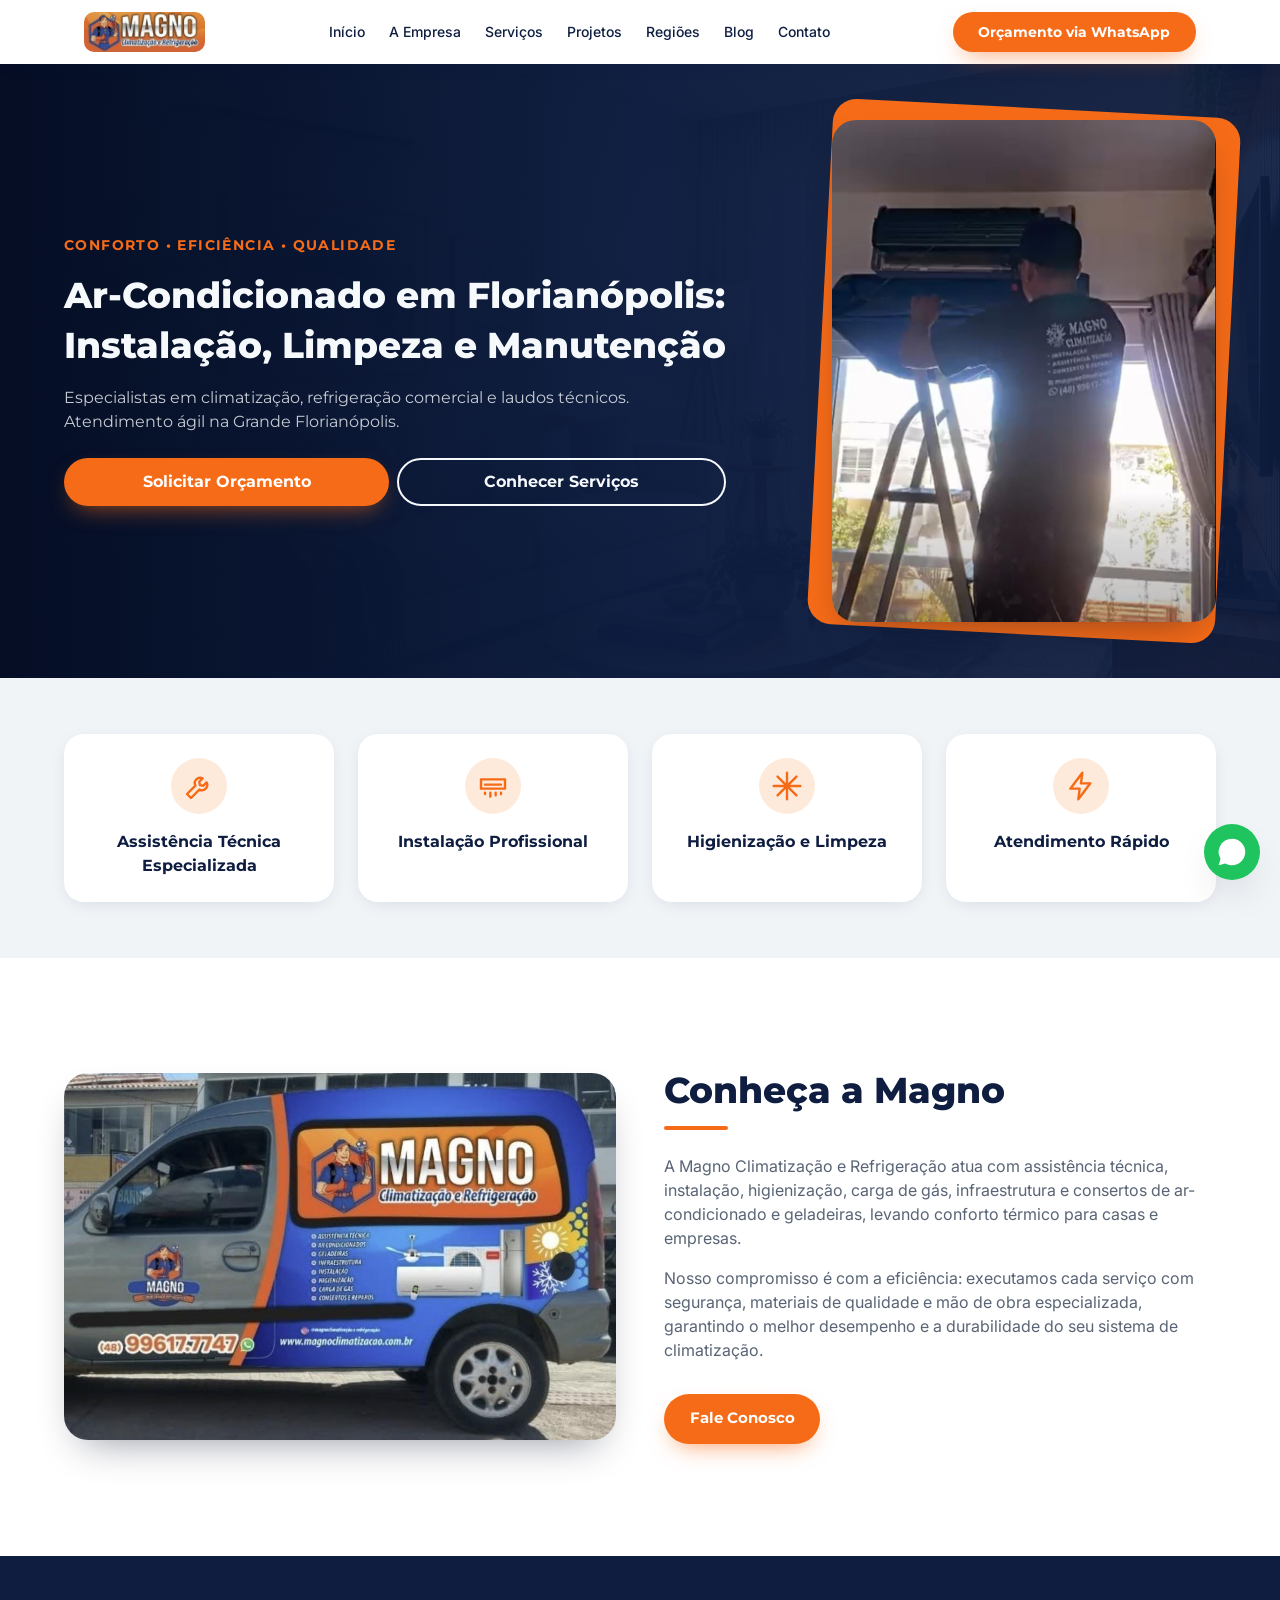
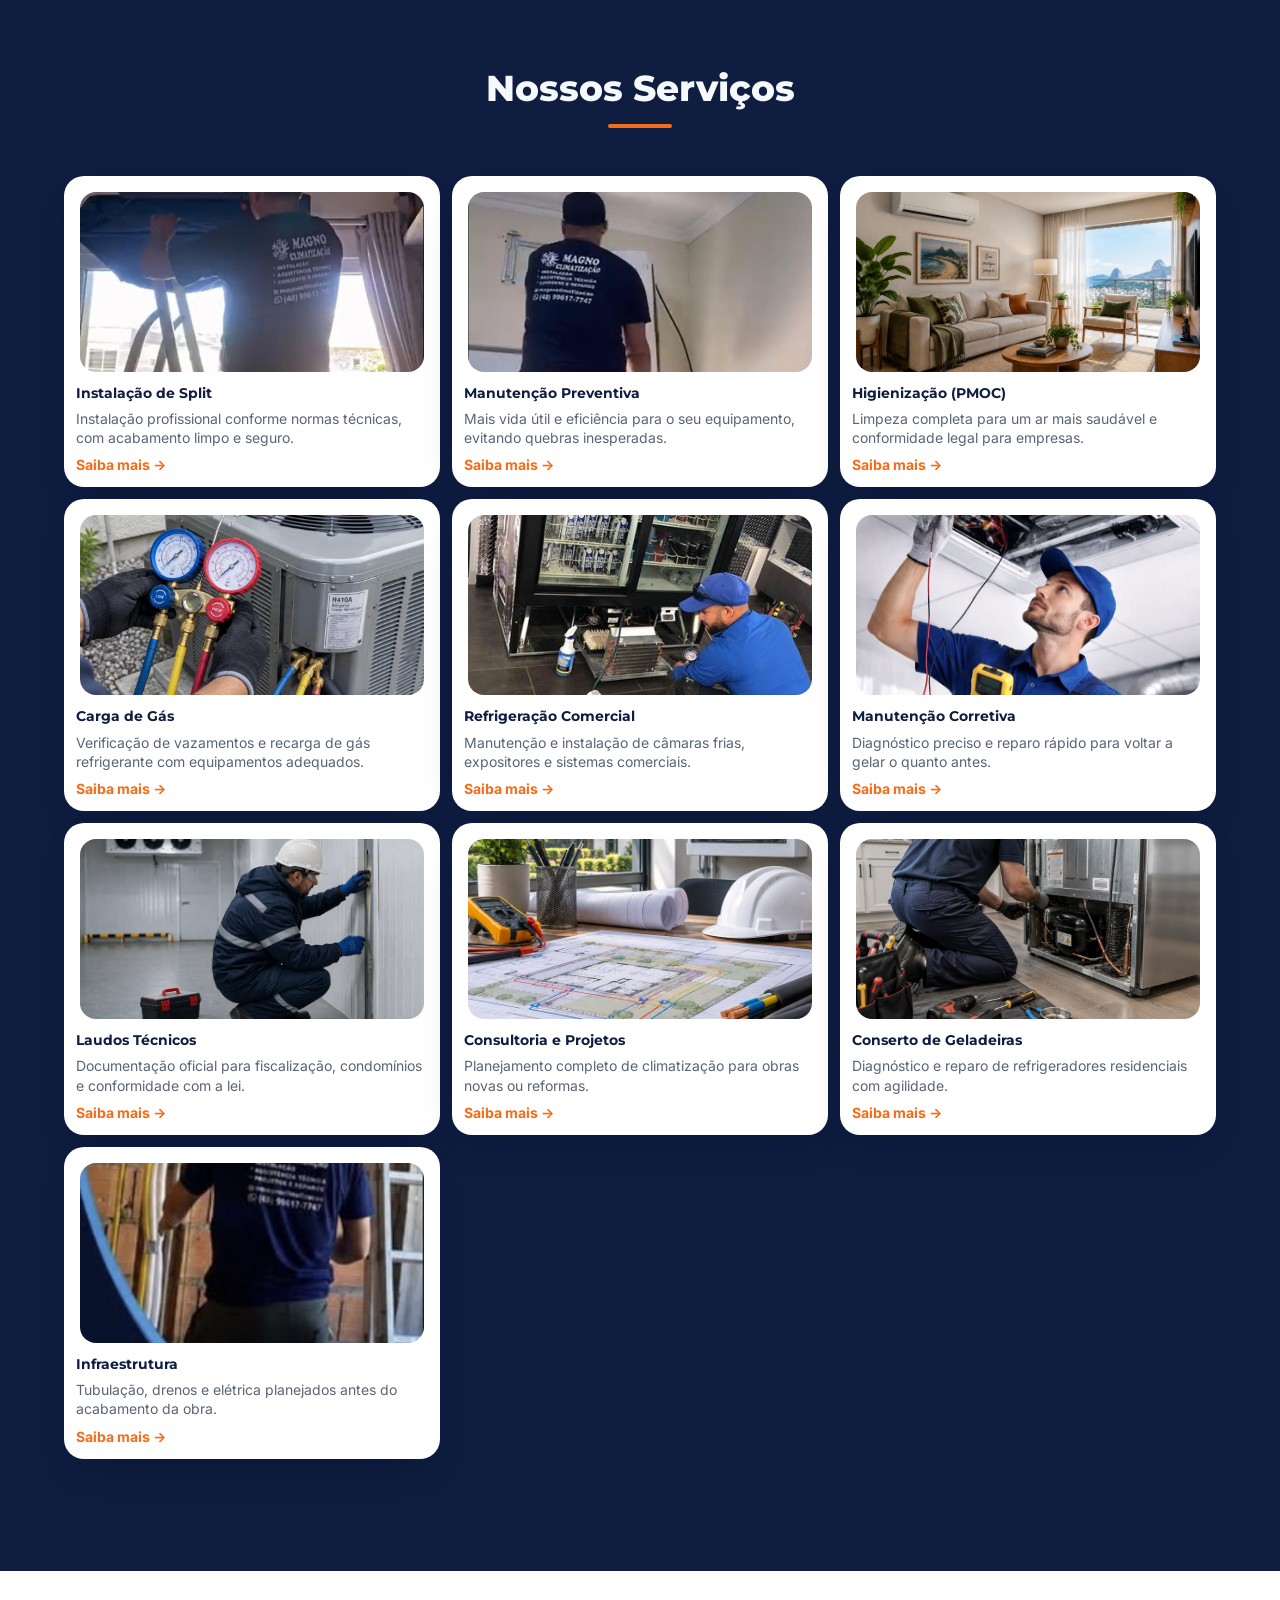
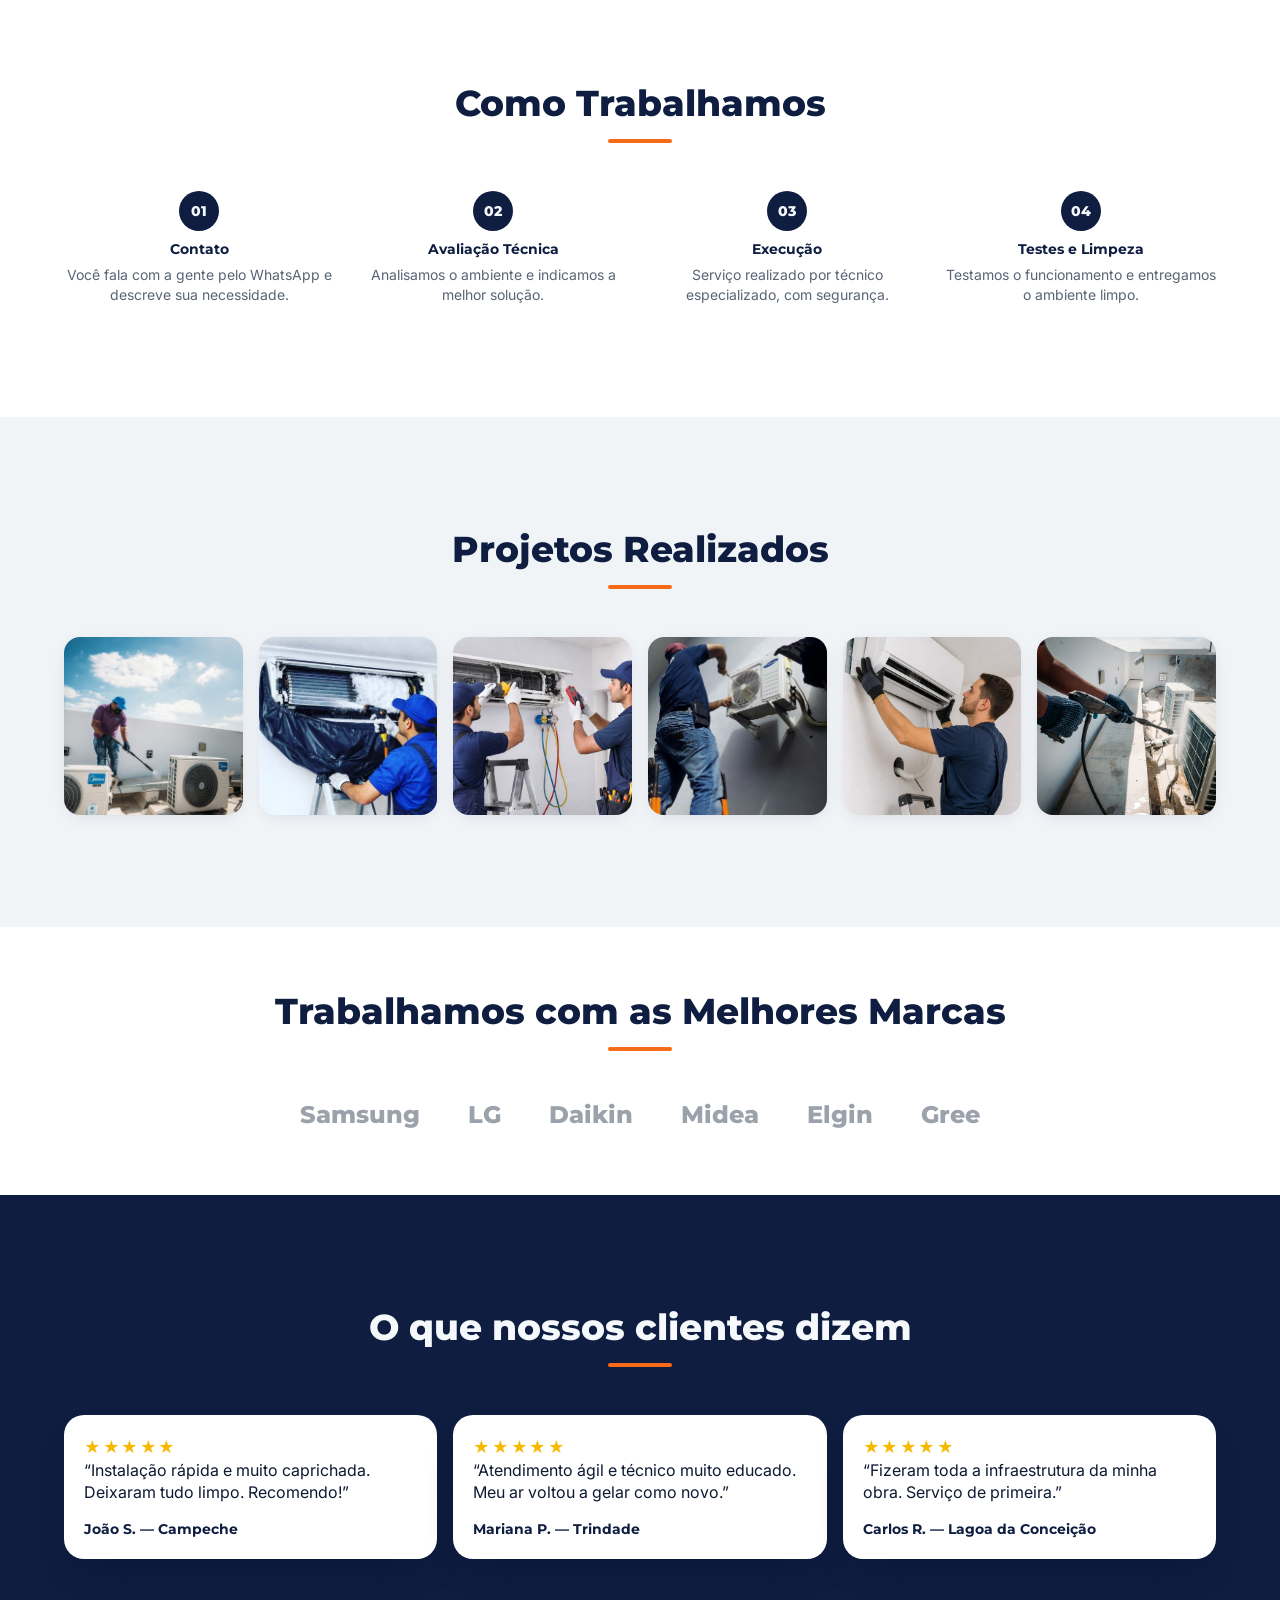
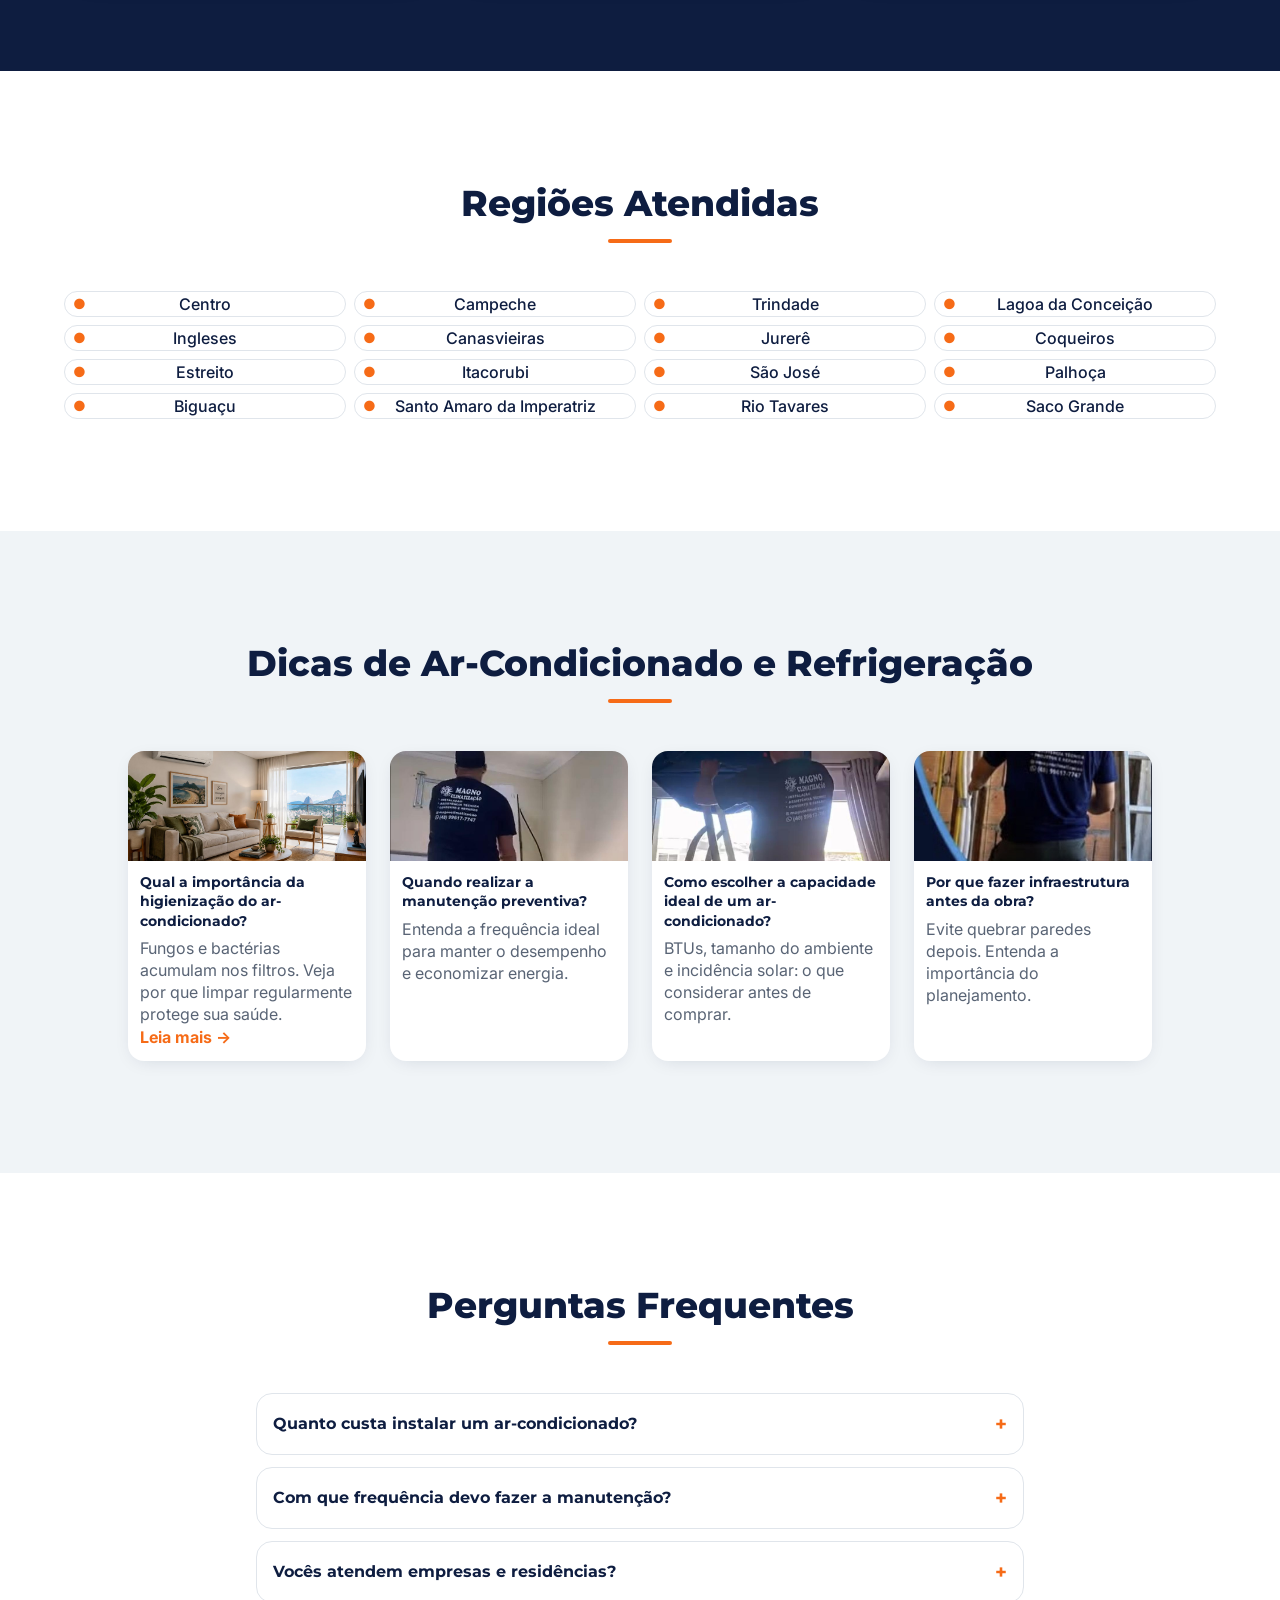
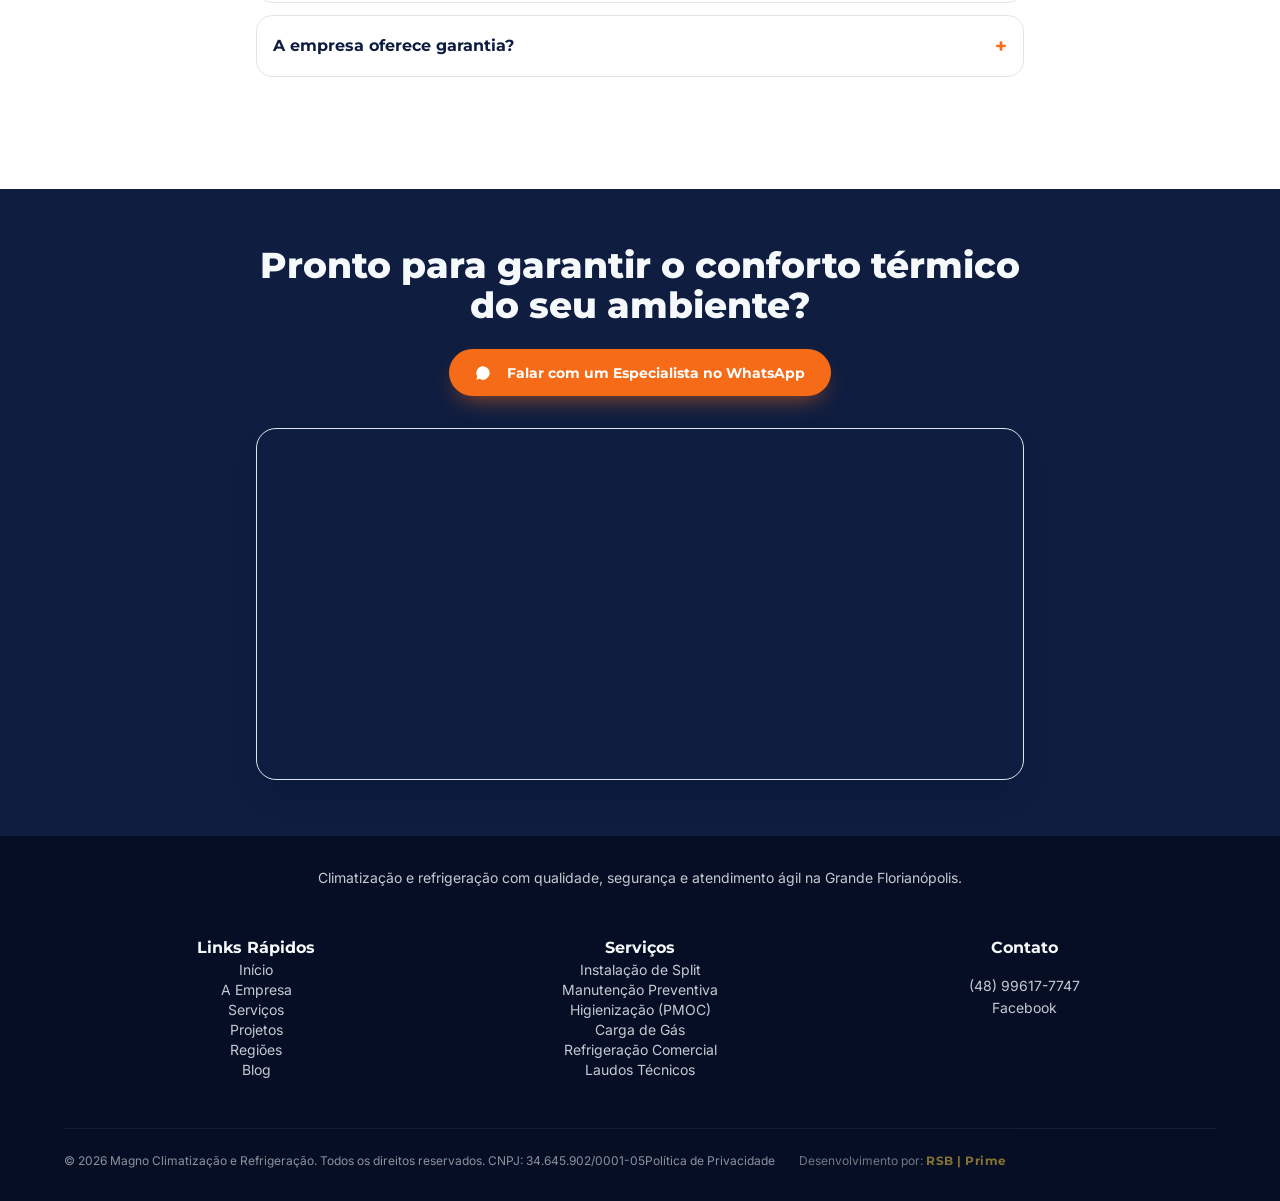
<file: index.html>
<!DOCTYPE html>
<html lang="pt-BR">
<head>
  <meta charset="utf-8" />
  <meta content="width=device-width,initial-scale=1" name="viewport" />
  <title>Ar-Condicionado em Florianópolis | Magno Climatização e Refrigeração</title>
  <meta content="Magno Climatização e Refrigeração" property="og:site_name" />
  <meta content="Instalação, manutenção preventiva, refrigeração comercial e higienização de ar-condicionado em Florianópolis. Orçamento rápido pelo WhatsApp (48) 99617-7747." name="description" />
  <meta content="Ar-Condicionado em Florianópolis | Magno Climatização" property="og:title" />
  <meta content="website" property="og:type" />
  <link href="https://fonts.googleapis.com/css2?family=Inter:wght@400;500&family=Montserrat:wght@600;700;800&display=swap" rel="stylesheet" />
  
  <!-- CSS ATUALIZADO COM MAPA E RODAPÉ LIMPO -->
  <style>
    /* ============================================================
   CRÉDITO DE DESENVOLVIMENTO (RSB | Prime)
   ============================================================ */
.footer-credits {
  display: flex;
  flex-direction: column;
  align-items: center;
  gap: 0.5rem;
  text-align: center;
}

.credit-dev {
  font-size: 0.75rem;
  opacity: 0.9;
  color: rgba(255,255,255,0.7);
}

.rsb-link {
  color: #d4af37;
  font-weight: 700;
  font-family: "Montserrat", sans-serif;
  letter-spacing: 0.5px;
  transition: color 0.2s, filter 0.2s;
}

.rsb-link:hover {
  color: #f5d76e;
  filter: brightness(1.1);
}

@media (min-width: 768px) {
  .footer-credits {
    flex-direction: row;
    gap: 1.5rem;
    align-items: center;
  }
}
    /* ... (Mantenha todo o seu CSS anterior aqui) ... */

    /* NOVA REGRA: Limitar altura das imagens de serviço no Desktop */
    @media (min-width: 1024px) {
      #servicos article img {
        max-height: 180px !important;
        width: 100%;
        object-fit: cover;
      }
    }

    /* Ajuste para mobile continuar bonito */
    @media (max-width: 1023px) {
      #servicos article img {
        max-height: 160px;
        width: 100%;
        object-fit: cover;
      }
    }

    /* Grid de Serviços: Forçar 3 colunas no desktop mesmo com mais itens */
    @media (min-width: 1024px) {
      #servicos .grid {
        grid-template-columns: repeat(3, 1fr);
      }
    }
    
    /* Dicas e Conteúdo - 4 imagens lado a lado e menores */
    .dicas-container {
      display: grid;
      grid-template-columns: repeat(2, 1fr);
      gap: 1rem;
      max-width: 64rem;
      margin: 0 auto;
    }
    .dicas-img {
      width: 100%;
      height: 110px !important;
      object-fit: cover;
    }
    @media (min-width: 1024px) {
      .dicas-container { grid-template-columns: repeat(4, 1fr); }
    }

    /* ============================================================
       CORREÇÕES ESPECÍFICAS SOLICITADAS (RODAPÉ E HERO)
       ============================================================ */

    /* 1. HERO DESKTOP: Texto à esquerda, Imagem à direita */
    @media (min-width: 1024px) {
      .hero-grid {
        display: grid;
        grid-template-columns: 1.2fr 0.8fr;
        gap: 3rem;
        align-items: center;
      }
      .hero-image-container {
        margin-left: auto;
        margin-right: 0;
      }
    }

    /* 2. RODAPÉ DESKTOP: Alinhar Contato na mesma linha dos outros */
    @media (min-width: 768px) {
      .footer-top-text {
        padding-top: 2rem;
        margin-bottom: 1rem;
      }
      footer .col-span-2.md\:col-span-1 {
        margin-top: 0 !important;
        padding-top: 0 !important;
      }
    }

    /* 3. RODAPÉ MOBILE: Layout corrigido e COMPACTO */
    @media (max-width: 767px) {
      /* Força a coluna de contato a ocupar toda a largura abaixo das outras duas */
      footer .col-span-2.md\:col-span-1 {
        grid-column: span 2 / span 2 !important; 
        width: 100% !important;
        margin-top: 1.5rem !important; /* Reduzido para ficar mais junto */
        padding-top: 1rem !important;
        border-top: 1px solid rgba(255,255,255,0.1);
      }
      
      /* Centraliza o título */
      .contato-wrapper h3 {
        text-align: center !important;
        width: 100%;
        margin-bottom: 0.5rem !important; /* Título bem colado nos links */
      }
      
      /* AJUSTE PRINCIPAL: Deixar tudo MUITO junto (Compacto) */
      .contato-wrapper ul {
        display: flex !important;
        flex-direction: column !important;
        align-items: center !important;
        justify-content: center !important;
        width: 100% !important;
        gap: 0.1rem !important; /* Espaço mínimo entre linhas */
        line-height: 1.3 !important;
      }

      .contato-wrapper li {
        width: 100%;
        text-align: center;
        margin-bottom: 0.1rem; /* Mínimo respiro */
      }

      .contato-wrapper a {
        display: inline-block;
        white-space: nowrap; 
        overflow: hidden;
        text-overflow: ellipsis;
        max-width: 100%;
      }
    }
  </style>
  
  <link href="css/style.css" rel="stylesheet" />
</head>

<body class="bg-background text-foreground">
  <!-- HEADER -->
  <header class="sticky top-0 z-50 bg-background shadow-soft">
    <div class="mx-auto flex max-w-6xl items-center justify-between gap-4 px-5 py-3">
      <a aria-label="Magno Climatização — início" href="index.html">
        <img alt="Logo Magno Climatização e Refrigeração" class="h-10 md:h-12 w-auto rounded-md" height="190" src="img/logo.png" width="576"/>
      </a>
      <nav aria-label="Menu principal" class="hidden lg:block">
        <ul class="flex gap-6 text-sm font-medium text-navy">
          <li><a class="transition-colors hover:text-primary" href="#inicio">Início</a></li>
          <li><a class="transition-colors hover:text-primary" href="#empresa">A Empresa</a></li>
          <li><a class="transition-colors hover:text-primary" href="#servicos">Serviços</a></li>
          <li><a class="transition-colors hover:text-primary" href="#projetos">Projetos</a></li>
          <li><a class="transition-colors hover:text-primary" href="#regioes">Regiões</a></li>
          <li><a class="transition-colors hover:text-primary" href="#blog">Blog</a></li>
          <li><a class="transition-colors hover:text-primary" href="#contato">Contato</a></li>
        </ul>
      </nav>
      <a class="btn btn-cta hidden !py-2.5 text-sm lg:inline-flex" href="https://wa.me/5548996177747?text=Ol%C3%A1!%20Gostaria%20de%20um%20or%C3%A7amento." rel="noopener" target="_blank">
        Orçamento via WhatsApp
      </a>
      <button aria-expanded="false" aria-label="Abrir menu" class="p-2 text-navy lg:hidden">
        <svg aria-hidden="true" class="h-8 w-8" fill="none" stroke="currentColor" stroke-linecap="round" stroke-linejoin="round" stroke-width="1.8" viewbox="0 0 24 24">
          <path d="M4 7h16M4 12h16M4 17h16"></path>
        </svg>
      </button>
    </div>
    <nav aria-label="Menu mobile" class="border-t px-5 pb-5 lg:hidden" hidden id="mobile-nav">
      <ul class="flex flex-col py-2 font-medium text-navy">
        <li><a class="block py-3" href="#inicio">Início</a></li>
        <li><a class="block py-3" href="#empresa">A Empresa</a></li>
        <li><a class="block py-3" href="#servicos">Serviços</a></li>
        <li><a class="block py-3" href="#projetos">Projetos</a></li>
        <li><a class="block py-3" href="#regioes">Regiões</a></li>
        <li><a class="block py-3" href="#blog">Blog</a></li>
        <li><a class="block py-3" href="#contato">Contato</a></li>
      </ul>
      <a class="btn btn-cta w-full mt-2" href="https://wa.me/5548996177747?text=Ol%C3%A1!%20Gostaria%20de%20um%20or%C3%A7amento." rel="noopener" target="_blank">
        Orçamento via WhatsApp
      </a>
    </nav>
  </header>

  <main>
    <!-- HERO / INÍCIO -->
    <section class="relative overflow-hidden bg-navy px-5 py-14 lg:py-28" id="inicio">
      <img alt="" class="absolute inset-0 h-full w-full object-cover opacity-20" height="912" src="img/ambiente.jpg" width="1600"/>
      <div class="absolute inset-0 bg-gradient-to-r from-navy-deep via-navy/90 to-navy/60"></div>
      
      <div class="relative mx-auto max-w-6xl hero-grid">
        <div class="max-w-xl">
          <p class="mb-4 font-display text-sm font-bold uppercase tracking-widest text-primary">Conforto • Eficiência • Qualidade</p>
          <h1 class="text-2xl font-extrabold leading-snug text-navy-foreground sm:text-3xl md:text-4xl lg:text-[3.25rem] lg:leading-[1.15]">Ar-Condicionado em Florianópolis: Instalação, Limpeza e Manutenção</h1>
          <h2 class="mt-4 text-base font-normal leading-relaxed text-navy-foreground/80 md:mt-6 md:text-lg">Especialistas em climatização, refrigeração comercial e laudos técnicos. Atendimento ágil na Grande Florianópolis.</h2>
          <div class="mt-6 flex flex-row flex-nowrap gap-2 md:mt-8 md:gap-4">
            <a class="btn btn-cta !px-4 !py-2.5 text-xs md:!px-6 md:!py-3 md:text-base flex-1 md:flex-none justify-center" href="https://wa.me/5548996177747?text=Ol%C3%A1!%20Gostaria%20de%20um%20or%C3%A7amento." rel="noopener" target="_blank">Solicitar Orçamento</a>
            <a class="btn btn-outline-light !px-4 !py-2.5 text-xs md:!px-6 md:!py-3 md:text-base flex-1 md:flex-none justify-center" href="#servicos">Conhecer Serviços</a>
          </div>
        </div>
        
        <div class="relative w-full max-w-xs sm:max-w-sm mx-auto mt-8 sm:mt-0 hero-image-container">
          <div class="absolute -inset-3 rotate-3 rounded-3xl bg-primary"></div>
          <img alt="Técnico da Magno instalando ar-condicionado split" class="relative aspect-[16/11] w-full rounded-3xl object-cover object-top shadow-card sm:aspect-[4/5]" height="1024" src="img/tecnico-split.jpg" width="784"/>
        </div>
      </div>
    </section>

    <!-- ÍCONES / DESTAQUES -->
    <section class="bg-secondary px-5 py-14">
      <div class="reveal mx-auto grid max-w-6xl grid-cols-2 gap-6 md:grid-cols-4">
        <div class="flex flex-col items-center rounded-2xl bg-card p-6 text-center shadow-soft">
          <span class="mb-4 grid h-14 w-14 place-items-center rounded-full bg-accent text-primary">
            <svg aria-hidden="true" class="h-8 w-8" fill="none" stroke="currentColor" stroke-linecap="round" stroke-linejoin="round" stroke-width="1.8" viewbox="0 0 24 24"><path d="M14.7 6.3a4 4 0 0 0-5.4 5.4L3 18l3 3 6.3-6.3a4 4 0 0 0 5.4-5.4l-2.5 2.5-2.5-.5-.5-2.5z"></path></svg>
          </span>
          <h3 class="text-sm font-bold text-navy md:text-base">Assistência Técnica Especializada</h3>
        </div>
        <div class="flex flex-col items-center rounded-2xl bg-card p-6 text-center shadow-soft">
          <span class="mb-4 grid h-14 w-14 place-items-center rounded-full bg-accent text-primary">
            <svg aria-hidden="true" class="h-8 w-8" fill="none" stroke="currentColor" stroke-linecap="round" stroke-linejoin="round" stroke-width="1.8" viewbox="0 0 24 24"><path d="M3 7h18v7H3zM6 17v1M10 17v3M14 17v2M18 17v1M6 11h12"></path></svg>
          </span>
          <h3 class="text-sm font-bold text-navy md:text-base">Instalação Profissional</h3>
        </div>
        <div class="flex flex-col items-center rounded-2xl bg-card p-6 text-center shadow-soft">
          <span class="mb-4 grid h-14 w-14 place-items-center rounded-full bg-accent text-primary">
            <svg aria-hidden="true" class="h-8 w-8" fill="none" stroke="currentColor" stroke-linecap="round" stroke-linejoin="round" stroke-width="1.8" viewbox="0 0 24 24"><path d="M12 2v20M4.9 4.9l14.2 14.2M2 12h20M4.9 19.1L19.1 4.9"></path></svg>
          </span>
          <h3 class="text-sm font-bold text-navy md:text-base">Higienização e Limpeza</h3>
        </div>
        <div class="flex flex-col items-center rounded-2xl bg-card p-6 text-center shadow-soft">
          <span class="mb-4 grid h-14 w-14 place-items-center rounded-full bg-accent text-primary">
            <svg aria-hidden="true" class="h-8 w-8" fill="none" stroke="currentColor" stroke-linecap="round" stroke-linejoin="round" stroke-width="1.8" viewbox="0 0 24 24"><path d="M13 2L4 14h7l-1 8 9-12h-7z"></path></svg>
          </span>
          <h3 class="text-sm font-bold text-navy md:text-base">Atendimento Rápido</h3>
        </div>
      </div>
    </section>

    <!-- A EMPRESA -->
    <section class="px-5 py-20 md:py-28" id="empresa">
      <div class="reveal mx-auto max-w-6xl">
        <div class="grid items-center gap-12 md:grid-cols-2">
          <img alt="Van adesivada da Magno Climatização e Refrigeração" class="w-full rounded-3xl shadow-card" height="681" loading="lazy" src="img/van.jpg" width="1024"/>
          <div>
            <h2 class="text-3xl font-extrabold text-navy md:text-4xl">Conheça a Magno</h2>
            <span class="mt-4 block h-1 w-16 rounded-full bg-primary"></span>
            <p class="mt-6 text-muted-foreground">A Magno Climatização e Refrigeração atua com assistência técnica, instalação, higienização, carga de gás, infraestrutura e consertos de ar-condicionado e geladeiras, levando conforto térmico para casas e empresas.</p>
            <p class="mt-4 text-muted-foreground">Nosso compromisso é com a eficiência: executamos cada serviço com segurança, materiais de qualidade e mão de obra especializada, garantindo o melhor desempenho e a durabilidade do seu sistema de climatização.</p>
            <a class="btn btn-cta mt-8" href="https://wa.me/5548996177747?text=Ol%C3%A1!%20Gostaria%20de%20um%20or%C3%A7amento." rel="noopener" target="_blank">Fale Conosco</a>
          </div>
        </div>
      </div>
    </section>

       <!-- SERVIÇOS -->
    <section class="px-5 py-20 md:py-28 bg-navy" id="servicos">
      <div class="reveal mx-auto max-w-6xl">
        <h2 class="mb-12 text-center text-3xl font-extrabold md:text-4xl text-navy-foreground">
          Nossos Serviços
          <span class="mx-auto mt-4 block h-1 w-16 rounded-full bg-primary"></span>
        </h2>

        <div class="grid grid-cols-2 gap-3 md:gap-6 lg:grid-cols-3 lg:gap-8">
          
          <!-- Card 1: Instalação de Split -->
          <article class="group overflow-hidden rounded-2xl bg-card shadow-card flex flex-col">
            <div class="overflow-hidden w-full flex justify-center pt-4 px-4">
              <img alt="Instalação de Split" class="h-auto w-full object-cover rounded-xl transition-transform duration-500 group-hover:scale-105" loading="lazy" src="img/tecnico-split.jpg"/>
            </div>
            <div class="p-3 md:p-5 flex-1 flex flex-col">
              <h3 class="text-sm font-bold leading-snug text-navy md:text-lg">Instalação de Split</h3>
              <p class="mt-1.5 text-xs leading-snug text-muted-foreground md:mt-2 md:text-sm flex-1">Instalação profissional conforme normas técnicas, com acabamento limpo e seguro.</p>
              <a class="mt-2 inline-block text-xs font-bold text-primary hover:underline md:mt-3 md:text-sm" href="https://wa.me/5548996177747?text=Ol%C3%A1!%20Gostaria%20de%20um%20or%C3%A7amento%20para%20instala%C3%A7%C3%A3o%20de%20split." rel="noopener" target="_blank">Saiba mais →</a>
            </div>
          </article>
          
          <!-- Card 2: Manutenção Preventiva -->
          <article class="group overflow-hidden rounded-2xl bg-card shadow-card flex flex-col">
            <div class="overflow-hidden w-full flex justify-center pt-4 px-4">
              <img alt="Manutenção Preventiva" class="h-auto w-full object-cover rounded-xl transition-transform duration-500 group-hover:scale-105" loading="lazy" src="img/instalacao.jpg"/>
            </div>
            <div class="p-3 md:p-5 flex-1 flex flex-col">
              <h3 class="text-sm font-bold leading-snug text-navy md:text-lg">Manutenção Preventiva</h3>
              <p class="mt-1.5 text-xs leading-snug text-muted-foreground md:mt-2 md:text-sm flex-1">Mais vida útil e eficiência para o seu equipamento, evitando quebras inesperadas.</p>
              <a class="mt-2 inline-block text-xs font-bold text-primary hover:underline md:mt-3 md:text-sm" href="https://wa.me/5548996177747?text=Ol%C3%A1!%20Gostaria%20de%20um%20or%C3%A7amento%20para%20manuten%C3%A7%C3%A3o%20preventiva." rel="noopener" target="_blank">Saiba mais →</a>
            </div>
          </article>

          <!-- Card 3: Higienização (PMOC) -->
          <article class="group overflow-hidden rounded-2xl bg-card shadow-card flex flex-col">
            <div class="overflow-hidden w-full flex justify-center pt-4 px-4">
              <img alt="Higienização (PMOC)" class="h-auto w-full object-cover rounded-xl transition-transform duration-500 group-hover:scale-105" loading="lazy" src="img/ambiente.jpg"/>
            </div>
            <div class="p-3 md:p-5 flex-1 flex flex-col">
              <h3 class="text-sm font-bold leading-snug text-navy md:text-lg">Higienização (PMOC)</h3>
              <p class="mt-1.5 text-xs leading-snug text-muted-foreground md:mt-2 md:text-sm flex-1">Limpeza completa para um ar mais saudável e conformidade legal para empresas.</p>
              <a class="mt-2 inline-block text-xs font-bold text-primary hover:underline md:mt-3 md:text-sm" href="https://wa.me/5548996177747?text=Ol%C3%A1!%20Gostaria%20de%20um%20or%C3%A7amento%20para%20higieniza%C3%A7%C3%A3o%20PMOC." rel="noopener" target="_blank">Saiba mais →</a>
            </div>
          </article>

          <!-- Card 4: Carga de Gás -->
          <article class="group overflow-hidden rounded-2xl bg-card shadow-card flex flex-col">
            <div class="overflow-hidden w-full flex justify-center pt-4 px-4">
              <img alt="Carga de Gás Refrigerante" class="h-auto w-full object-cover rounded-xl transition-transform duration-500 group-hover:scale-105" loading="lazy" src="img/carga-gas.jpg"/>
            </div>
            <div class="p-3 md:p-5 flex-1 flex flex-col">
              <h3 class="text-sm font-bold leading-snug text-navy md:text-lg">Carga de Gás</h3>
              <p class="mt-1.5 text-xs leading-snug text-muted-foreground md:mt-2 md:text-sm flex-1">Verificação de vazamentos e recarga de gás refrigerante com equipamentos adequados.</p>
              <a class="mt-2 inline-block text-xs font-bold text-primary hover:underline md:mt-3 md:text-sm" href="https://wa.me/5548996177747?text=Ol%C3%A1!%20Preciso%20de%20carga%20de%20g%C3%A1s%20no%20ar-condicionado." rel="noopener" target="_blank">Saiba mais →</a>
            </div>
          </article>

          <!-- NOVO Card 5: Refrigeração Comercial (Imagem Nova) -->
          <article class="group overflow-hidden rounded-2xl bg-card shadow-card flex flex-col">
            <div class="overflow-hidden w-full flex justify-center pt-4 px-4">
              <img alt="Refrigeração Comercial" class="h-auto w-full object-cover rounded-xl transition-transform duration-500 group-hover:scale-105" loading="lazy" src="img/refrigeracao%20comercial.jpg"/>
            </div>
            <div class="p-3 md:p-5 flex-1 flex flex-col">
              <h3 class="text-sm font-bold leading-snug text-navy md:text-lg">Refrigeração Comercial</h3>
              <p class="mt-1.5 text-xs leading-snug text-muted-foreground md:mt-2 md:text-sm flex-1">Manutenção e instalação de câmaras frias, expositores e sistemas comerciais.</p>
              <a class="mt-2 inline-block text-xs font-bold text-primary hover:underline md:mt-3 md:text-sm" href="https://wa.me/5548996177747?text=Ol%C3%A1!%20Gostaria%20de%20um%20or%C3%A7amento%20para%20refrigera%C3%A7%C3%A3o%20comercial." rel="noopener" target="_blank">Saiba mais →</a>
            </div>
          </article>

          <!-- NOVO Card 6: Manutenção Corretiva (Imagem Nova) -->
          <article class="group overflow-hidden rounded-2xl bg-card shadow-card flex flex-col">
            <div class="overflow-hidden w-full flex justify-center pt-4 px-4">
              <img alt="Manutenção Corretiva e Reparos" class="h-auto w-full object-cover rounded-xl transition-transform duration-500 group-hover:scale-105" loading="lazy" src="img/manutencao%20corretiva.jpg"/>
            </div>
            <div class="p-3 md:p-5 flex-1 flex flex-col">
              <h3 class="text-sm font-bold leading-snug text-navy md:text-lg">Manutenção Corretiva</h3>
              <p class="mt-1.5 text-xs leading-snug text-muted-foreground md:mt-2 md:text-sm flex-1">Diagnóstico preciso e reparo rápido para voltar a gelar o quanto antes.</p>
              <a class="mt-2 inline-block text-xs font-bold text-primary hover:underline md:mt-3 md:text-sm" href="https://wa.me/5548996177747?text=Ol%C3%A1!%20Meu%20ar-condicionado%20parou%20de%20funcionar.%20Preciso%20de%20reparo." rel="noopener" target="_blank">Saiba mais →</a>
            </div>
          </article>

          <!-- NOVO Card 7: Laudos Técnicos (Imagem Nova) -->
          <article class="group overflow-hidden rounded-2xl bg-card shadow-card flex flex-col">
            <div class="overflow-hidden w-full flex justify-center pt-4 px-4">
              <img alt="Laudos Técnicos e PMOC" class="h-auto w-full object-cover rounded-xl transition-transform duration-500 group-hover:scale-105" loading="lazy" src="img/laudo%20tecnico.jpg"/>
            </div>
            <div class="p-3 md:p-5 flex-1 flex flex-col">
              <h3 class="text-sm font-bold leading-snug text-navy md:text-lg">Laudos Técnicos</h3>
              <p class="mt-1.5 text-xs leading-snug text-muted-foreground md:mt-2 md:text-sm flex-1">Documentação oficial para fiscalização, condomínios e conformidade com a lei.</p>
              <a class="mt-2 inline-block text-xs font-bold text-primary hover:underline md:mt-3 md:text-sm" href="https://wa.me/5548996177747?text=Ol%C3%A1!%20Preciso%20de%20um%20laudo%20t%C3%A9cnico%20para%20meu%20ar-condicionado." rel="noopener" target="_blank">Saiba mais →</a>
            </div>
          </article>

          <!-- NOVO Card 8: Consultoria e Projetos (Imagem Nova) -->
          <article class="group overflow-hidden rounded-2xl bg-card shadow-card flex flex-col">
            <div class="overflow-hidden w-full flex justify-center pt-4 px-4">
              <img alt="Consultoria e Projetos de Climatização" class="h-auto w-full object-cover rounded-xl transition-transform duration-500 group-hover:scale-105" loading="lazy" src="img/consultoria%20e%20projetos.jpg"/>
            </div>
            <div class="p-3 md:p-5 flex-1 flex flex-col">
              <h3 class="text-sm font-bold leading-snug text-navy md:text-lg">Consultoria e Projetos</h3>
              <p class="mt-1.5 text-xs leading-snug text-muted-foreground md:mt-2 md:text-sm flex-1">Planejamento completo de climatização para obras novas ou reformas.</p>
              <a class="mt-2 inline-block text-xs font-bold text-primary hover:underline md:mt-3 md:text-sm" href="https://wa.me/5548996177747?text=Ol%C3%A1!%20Gostaria%20de%20uma%20consultoria%20para%20projeto%20de%20climatiza%C3%A7%C3%A3o." rel="noopener" target="_blank">Saiba mais →</a>
            </div>
          </article>

          <!-- Card 9: Conserto de Geladeiras -->
          <article class="group overflow-hidden rounded-2xl bg-card shadow-card flex flex-col">
            <div class="overflow-hidden w-full flex justify-center pt-4 px-4">
              <img alt="Conserto de Geladeiras" class="h-auto w-full object-cover rounded-xl transition-transform duration-500 group-hover:scale-105" loading="lazy" src="img/geladeira.jpg"/>
            </div>
            <div class="p-3 md:p-5 flex-1 flex flex-col">
              <h3 class="text-sm font-bold leading-snug text-navy md:text-lg">Conserto de Geladeiras</h3>
              <p class="mt-1.5 text-xs leading-snug text-muted-foreground md:mt-2 md:text-sm flex-1">Diagnóstico e reparo de refrigeradores residenciais com agilidade.</p>
              <a class="mt-2 inline-block text-xs font-bold text-primary hover:underline md:mt-3 md:text-sm" href="https://wa.me/5548996177747?text=Ol%C3%A1!%20Minha%20geladeira%20precisa%20de%20conserto." rel="noopener" target="_blank">Saiba mais →</a>
            </div>
          </article>

          <!-- Card 10: Infraestrutura -->
          <article class="group overflow-hidden rounded-2xl bg-card shadow-card flex flex-col">
            <div class="overflow-hidden w-full flex justify-center pt-4 px-4">
              <img alt="Infraestrutura para Climatização" class="h-auto w-full object-cover rounded-xl transition-transform duration-500 group-hover:scale-105" loading="lazy" src="img/infra.jpg"/>
            </div>
            <div class="p-3 md:p-5 flex-1 flex flex-col">
              <h3 class="text-sm font-bold leading-snug text-navy md:text-lg">Infraestrutura</h3>
              <p class="mt-1.5 text-xs leading-snug text-muted-foreground md:mt-2 md:text-sm flex-1">Tubulação, drenos e elétrica planejados antes do acabamento da obra.</p>
              <a class="mt-2 inline-block text-xs font-bold text-primary hover:underline md:mt-3 md:text-sm" href="https://wa.me/5548996177747?text=Ol%C3%A1!%20Gostaria%20de%20um%20or%C3%A7amento%20para%20infraestrutura%20de%20ar-condicionado." rel="noopener" target="_blank">Saiba mais →</a>
            </div>
          </article>

        </div>
      </div>
    </section>

    <!-- COMO TRABALHAMOS -->
    <section class="px-5 py-20 md:py-28" id="como-trabalhamos">
      <div class="reveal mx-auto max-w-6xl">
        <h2 class="mb-12 text-center text-3xl font-extrabold md:text-4xl text-navy">
          Como Trabalhamos
          <span class="mx-auto mt-4 block h-1 w-16 rounded-full bg-primary"></span>
        </h2>
        <ol class="grid grid-cols-2 gap-6 md:grid-cols-4 md:gap-8">
          <li class="relative flex flex-col items-center text-center">
            <span class="mx-auto grid h-10 w-10 shrink-0 aspect-square place-items-center rounded-full bg-navy font-display text-sm font-extrabold text-navy-foreground ring-2 ring-accent md:h-16 md:w-16 md:text-xl md:ring-4">01</span>
            <h3 class="mt-2 text-sm font-bold text-navy md:mt-5 md:text-lg">Contato</h3>
            <p class="mt-1.5 text-xs text-muted-foreground md:mt-2 md:text-sm">Você fala com a gente pelo WhatsApp e descreve sua necessidade.</p>
          </li>
          <li class="relative flex flex-col items-center text-center">
            <span class="mx-auto grid h-10 w-10 shrink-0 aspect-square place-items-center rounded-full bg-navy font-display text-sm font-extrabold text-navy-foreground ring-2 ring-accent md:h-16 md:w-16 md:text-xl md:ring-4">02</span>
            <h3 class="mt-2 text-sm font-bold text-navy md:mt-5 md:text-lg">Avaliação Técnica</h3>
            <p class="mt-1.5 text-xs text-muted-foreground md:mt-2 md:text-sm">Analisamos o ambiente e indicamos a melhor solução.</p>
          </li>
          <li class="relative flex flex-col items-center text-center">
            <span class="mx-auto grid h-10 w-10 shrink-0 aspect-square place-items-center rounded-full bg-navy font-display text-sm font-extrabold text-navy-foreground ring-2 ring-accent md:h-16 md:w-16 md:text-xl md:ring-4">03</span>
            <h3 class="mt-2 text-sm font-bold text-navy md:mt-5 md:text-lg">Execução</h3>
            <p class="mt-1.5 text-xs text-muted-foreground md:mt-2 md:text-sm">Serviço realizado por técnico especializado, com segurança.</p>
          </li>
          <li class="relative flex flex-col items-center text-center">
            <span class="mx-auto grid h-10 w-10 shrink-0 aspect-square place-items-center rounded-full bg-navy font-display text-sm font-extrabold text-navy-foreground ring-2 ring-accent md:h-16 md:w-16 md:text-xl md:ring-4">04</span>
            <h3 class="mt-2 text-sm font-bold text-navy md:mt-5 md:text-lg">Testes e Limpeza</h3>
            <p class="mt-1.5 text-xs text-muted-foreground md:mt-2 md:text-sm">Testamos o funcionamento e entregamos o ambiente limpo.</p>
          </li>
        </ol>
      </div>
    </section>

    <!-- PROJETOS -->
    <section class="px-5 py-20 md:py-28 bg-secondary" id="projetos">
      <div class="reveal mx-auto max-w-6xl">
        <h2 class="mb-12 text-center text-3xl font-extrabold md:text-4xl text-navy">
          Projetos Realizados
          <span class="mx-auto mt-4 block h-1 w-16 rounded-full bg-primary"></span>
        </h2>
        <div class="galeria-fotos grid grid-cols-2 gap-3 md:gap-4">
          <figure class="break-inside-avoid overflow-hidden rounded-xl shadow-soft md:rounded-2xl">
            <img alt="Instalação de split em apartamento" class="aspect-square w-full object-cover transition-transform duration-500 hover:scale-105" loading="lazy" src="img/proj-realizados/01proj-ar-condicionado.jpg"/>
          </figure>
          <figure class="break-inside-avoid overflow-hidden rounded-xl shadow-soft md:rounded-2xl">
            <img alt="Identidade Magno Climatização" class="aspect-square w-full object-cover transition-transform duration-500 hover:scale-105" loading="lazy" src="img/proj-realizados/higienizacao-ar-condicionado.jpg"/>
          </figure>
          <figure class="break-inside-avoid overflow-hidden rounded-xl shadow-soft md:rounded-2xl">
            <img alt="Preparação para instalação" class="aspect-square w-full object-cover transition-transform duration-500 hover:scale-105" loading="lazy" src="img/proj-realizados/instalacao-ar-condicionado-split.jpg"/>
          </figure>
          <figure class="break-inside-avoid overflow-hidden rounded-xl shadow-soft md:rounded-2xl">
            <img alt="Infraestrutura em obra" class="aspect-square w-full object-cover transition-transform duration-500 hover:scale-105" loading="lazy" src="img/proj-realizados/manutencao-corretiva-ar-condicionado.jpg"/>
          </figure>
          <figure class="break-inside-avoid overflow-hidden rounded-xl shadow-soft md:rounded-2xl">
            <img alt="Atendimento com veículo próprio" class="aspect-square w-full object-cover transition-transform duration-500 hover:scale-105" loading="lazy" src="img/proj-realizados/tecnico-instalando-ar-condicionado.jpg"/>
          </figure>
          <figure class="break-inside-avoid overflow-hidden rounded-xl shadow-soft md:rounded-2xl">
            <img alt="Projeto e infraestrutura para ar-condicionado" class="aspect-square w-full object-cover transition-transform duration-500 hover:scale-105" loading="lazy" src="img/proj-realizados/06proj-climatizacao.jpg"/>
          </figure>
        </div>
      </div>
    </section>

    <!-- MARCAS -->
    <section class="px-5 py-16">
      <div class="reveal mx-auto max-w-6xl">
        <h2 class="mb-12 text-center text-3xl font-extrabold md:text-4xl text-navy">
          Trabalhamos com as Melhores Marcas
          <span class="mx-auto mt-4 block h-1 w-16 rounded-full bg-primary"></span>
        </h2>
        <ul class="flex flex-wrap items-center justify-center gap-x-12 gap-y-6">
          <li><a href="https://www.samsung.com/br/" target="_blank" rel="noopener noreferrer" class="font-display text-2xl font-extrabold text-muted-foreground/60 transition-colors hover:text-primary hover:underline">Samsung</a></li>
          <li><a href="https://www.lg.com/br/" target="_blank" rel="noopener noreferrer" class="font-display text-2xl font-extrabold text-muted-foreground/60 transition-colors hover:text-primary hover:underline">LG</a></li>
          <li><a href="https://www.daikin.com.br/" target="_blank" rel="noopener noreferrer" class="font-display text-2xl font-extrabold text-muted-foreground/60 transition-colors hover:text-primary hover:underline">Daikin</a></li>
          <li><a href="https://www.midea.com.br/" target="_blank" rel="noopener noreferrer" class="font-display text-2xl font-extrabold text-muted-foreground/60 transition-colors hover:text-primary hover:underline">Midea</a></li>
          <li><a href="https://www.elgin.com.br/" target="_blank" rel="noopener noreferrer" class="font-display text-2xl font-extrabold text-muted-foreground/60 transition-colors hover:text-primary hover:underline">Elgin</a></li>
          <li><a href="https://gree.com.br/" target="_blank" rel="noopener noreferrer" class="font-display text-2xl font-extrabold text-muted-foreground/60 transition-colors hover:text-primary hover:underline">Gree</a></li>
        </ul>
      </div>
    </section>

    <!-- DEPOIMENTOS -->
    <section class="px-5 py-20 md:py-28 bg-navy">
      <div class="reveal mx-auto max-w-6xl">
        <h2 class="mb-12 text-center text-3xl font-extrabold md:text-4xl text-navy-foreground">
          O que nossos clientes dizem
          <span class="mx-auto mt-4 block h-1 w-16 rounded-full bg-primary"></span>
        </h2>
        <div class="grid gap-4 md:grid-cols-3 md:gap-6">
          <figure class="rounded-2xl bg-card p-5 shadow-card md:p-7">
            <div aria-label="5 estrelas" class="text-base tracking-widest text-star md:text-xl">★★★★★</div>
            <blockquote class="mt-3 text-sm leading-snug text-foreground md:mt-4 md:text-base">“Instalação rápida e muito caprichada. Deixaram tudo limpo. Recomendo!”</blockquote>
            <figcaption class="mt-4 font-display text-xs font-bold text-navy md:mt-5 md:text-sm">João S. — Campeche</figcaption>
          </figure>
          <figure class="rounded-2xl bg-card p-5 shadow-card md:p-7">
            <div aria-label="5 estrelas" class="text-base tracking-widest text-star md:text-xl">★★★★★</div>
            <blockquote class="mt-3 text-sm leading-snug text-foreground md:mt-4 md:text-base">“Atendimento ágil e técnico muito educado. Meu ar voltou a gelar como novo.”</blockquote>
            <figcaption class="mt-4 font-display text-xs font-bold text-navy md:mt-5 md:text-sm">Mariana P. — Trindade</figcaption>
          </figure>
          <figure class="rounded-2xl bg-card p-5 shadow-card md:p-7">
            <div aria-label="5 estrelas" class="text-base tracking-widest text-star md:text-xl">★★★★★</div>
            <blockquote class="mt-3 text-sm leading-snug text-foreground md:mt-4 md:text-base">“Fizeram toda a infraestrutura da minha obra. Serviço de primeira.”</blockquote>
            <figcaption class="mt-4 font-display text-xs font-bold text-navy md:mt-5 md:text-sm">Carlos R. — Lagoa da Conceição</figcaption>
          </figure>
        </div>
      </div>
    </section>

    <!-- REGIÕES -->
    <section class="px-5 py-20 md:py-28" id="regioes">
      <div class="reveal mx-auto max-w-6xl">
        <h2 class="mb-12 text-center text-3xl font-extrabold md:text-4xl text-navy">
          Regiões Atendidas
          <span class="mx-auto mt-4 block h-1 w-16 rounded-full bg-primary"></span>
        </h2>
        <ul class="grid grid-cols-2 gap-2 md:grid-cols-4 md:gap-3">
          <li class="h-full"><a class="relative flex h-full items-center justify-center gap-2 rounded-xl border px-6 py-2.5 text-center text-sm font-medium text-navy transition-colors hover:border-primary hover:text-primary md:p-4 md:text-base" href="https://wa.me/5548996177747?text=Ol%C3%A1!%20Vim%20pelo%20site%20e%20gostaria%20de%20um%20or%C3%A7amento.%20Estou%20na%20regi%C3%A3o%20Centro." rel="noopener" target="_blank"><span class="absolute left-2 text-[10px] text-primary md:left-3 md:text-sm">●</span>Centro</a></li>
          <li class="h-full"><a class="relative flex h-full items-center justify-center gap-2 rounded-xl border px-6 py-2.5 text-center text-sm font-medium text-navy transition-colors hover:border-primary hover:text-primary md:p-4 md:text-base" href="https://wa.me/5548996177747?text=Ol%C3%A1!%20Vim%20pelo%20site%20e%20gostaria%20de%20um%20or%C3%A7amento.%20Estou%20na%20regi%C3%A3o%20Campeche." rel="noopener" target="_blank"><span class="absolute left-2 text-[10px] text-primary md:left-3 md:text-sm">●</span>Campeche</a></li>
          <li class="h-full"><a class="relative flex h-full items-center justify-center gap-2 rounded-xl border px-6 py-2.5 text-center text-sm font-medium text-navy transition-colors hover:border-primary hover:text-primary md:p-4 md:text-base" href="https://wa.me/5548996177747?text=Ol%C3%A1!%20Vim%20pelo%20site%20e%20gostaria%20de%20um%20or%C3%A7amento.%20Estou%20na%20regi%C3%A3o%20Trindade." rel="noopener" target="_blank"><span class="absolute left-2 text-[10px] text-primary md:left-3 md:text-sm">●</span>Trindade</a></li>
          <li class="h-full"><a class="relative flex h-full items-center justify-center gap-2 rounded-xl border px-6 py-2.5 text-center text-sm font-medium text-navy transition-colors hover:border-primary hover:text-primary md:p-4 md:text-base" href="https://wa.me/5548996177747?text=Ol%C3%A1!%20Vim%20pelo%20site%20e%20gostaria%20de%20um%20or%C3%A7amento.%20Estou%20na%20regi%C3%A3o%20Lagoa%20da%20Concei%C3%A7%C3%A3o." rel="noopener" target="_blank"><span class="absolute left-2 text-[10px] text-primary md:left-3 md:text-sm">●</span>Lagoa da Conceição</a></li>
          <li class="h-full"><a class="relative flex h-full items-center justify-center gap-2 rounded-xl border px-6 py-2.5 text-center text-sm font-medium text-navy transition-colors hover:border-primary hover:text-primary md:p-4 md:text-base" href="https://wa.me/5548996177747?text=Ol%C3%A1!%20Vim%20pelo%20site%20e%20gostaria%20de%20um%20or%C3%A7amento.%20Estou%20na%20regi%C3%A3o%20Ingleses." rel="noopener" target="_blank"><span class="absolute left-2 text-[10px] text-primary md:left-3 md:text-sm">●</span>Ingleses</a></li>
          <li class="h-full"><a class="relative flex h-full items-center justify-center gap-2 rounded-xl border px-6 py-2.5 text-center text-sm font-medium text-navy transition-colors hover:border-primary hover:text-primary md:p-4 md:text-base" href="https://wa.me/5548996177747?text=Ol%C3%A1!%20Vim%20pelo%20site%20e%20gostaria%20de%20um%20or%C3%A7amento.%20Estou%20na%20regi%C3%A3o%20Canasvieiras." rel="noopener" target="_blank"><span class="absolute left-2 text-[10px] text-primary md:left-3 md:text-sm">●</span>Canasvieiras</a></li>
          <li class="h-full"><a class="relative flex h-full items-center justify-center gap-2 rounded-xl border px-6 py-2.5 text-center text-sm font-medium text-navy transition-colors hover:border-primary hover:text-primary md:p-4 md:text-base" href="https://wa.me/5548996177747?text=Ol%C3%A1!%20Vim%20pelo%20site%20e%20gostaria%20de%20um%20or%C3%A7amento.%20Estou%20na%20regi%C3%A3o%20Jurer%C3%AA." rel="noopener" target="_blank"><span class="absolute left-2 text-[10px] text-primary md:left-3 md:text-sm">●</span>Jurerê</a></li>
          <li class="h-full"><a class="relative flex h-full items-center justify-center gap-2 rounded-xl border px-6 py-2.5 text-center text-sm font-medium text-navy transition-colors hover:border-primary hover:text-primary md:p-4 md:text-base" href="https://wa.me/5548996177747?text=Ol%C3%A1!%20Vim%20pelo%20site%20e%20gostaria%20de%20um%20or%C3%A7amento.%20Estou%20na%20regi%C3%A3o%20Coqueiros." rel="noopener" target="_blank"><span class="absolute left-2 text-[10px] text-primary md:left-3 md:text-sm">●</span>Coqueiros</a></li>
          <li class="h-full"><a class="relative flex h-full items-center justify-center gap-2 rounded-xl border px-6 py-2.5 text-center text-sm font-medium text-navy transition-colors hover:border-primary hover:text-primary md:p-4 md:text-base" href="https://wa.me/5548996177747?text=Ol%C3%A1!%20Vim%20pelo%20site%20e%20gostaria%20de%20um%20or%C3%A7amento.%20Estou%20na%20regi%C3%A3o%20Estreito." rel="noopener" target="_blank"><span class="absolute left-2 text-[10px] text-primary md:left-3 md:text-sm">●</span>Estreito</a></li>
          <li class="h-full"><a class="relative flex h-full items-center justify-center gap-2 rounded-xl border px-6 py-2.5 text-center text-sm font-medium text-navy transition-colors hover:border-primary hover:text-primary md:p-4 md:text-base" href="https://wa.me/5548996177747?text=Ol%C3%A1!%20Vim%20pelo%20site%20e%20gostaria%20de%20um%20or%C3%A7amento.%20Estou%20na%20regi%C3%A3o%20Itacorubi." rel="noopener" target="_blank"><span class="absolute left-2 text-[10px] text-primary md:left-3 md:text-sm">●</span>Itacorubi</a></li>
          <li class="h-full"><a class="relative flex h-full items-center justify-center gap-2 rounded-xl border px-6 py-2.5 text-center text-sm font-medium text-navy transition-colors hover:border-primary hover:text-primary md:p-4 md:text-base" href="https://wa.me/5548996177747?text=Ol%C3%A1!%20Vim%20pelo%20site%20e%20gostaria%20de%20um%20or%C3%A7amento.%20Estou%20na%20regi%C3%A3o%20S%C3%A3o%20Jos%C3%A9." rel="noopener" target="_blank"><span class="absolute left-2 text-[10px] text-primary md:left-3 md:text-sm">●</span>São José</a></li>
          <li class="h-full"><a class="relative flex h-full items-center justify-center gap-2 rounded-xl border px-6 py-2.5 text-center text-sm font-medium text-navy transition-colors hover:border-primary hover:text-primary md:p-4 md:text-base" href="https://wa.me/5548996177747?text=Ol%C3%A1!%20Vim%20pelo%20site%20e%20gostaria%20de%20um%20or%C3%A7amento.%20Estou%20na%20regi%C3%A3o%20Palho%C3%A7a." rel="noopener" target="_blank"><span class="absolute left-2 text-[10px] text-primary md:left-3 md:text-sm">●</span>Palhoça</a></li>
          <li class="h-full"><a class="relative flex h-full items-center justify-center gap-2 rounded-xl border px-6 py-2.5 text-center text-sm font-medium text-navy transition-colors hover:border-primary hover:text-primary md:p-4 md:text-base" href="https://wa.me/5548996177747?text=Ol%C3%A1!%20Vim%20pelo%20site%20e%20gostaria%20de%20um%20or%C3%A7amento.%20Estou%20na%20regi%C3%A3o%20Bigua%C3%A7u." rel="noopener" target="_blank"><span class="absolute left-2 text-[10px] text-primary md:left-3 md:text-sm">●</span>Biguaçu</a></li>
          <li class="h-full"><a class="relative flex h-full items-center justify-center gap-2 rounded-xl border px-6 py-2.5 text-center text-sm font-medium text-navy transition-colors hover:border-primary hover:text-primary md:p-4 md:text-base" href="https://wa.me/5548996177747?text=Ol%C3%A1!%20Vim%20pelo%20site%20e%20gostaria%20de%20um%20or%C3%A7amento.%20Estou%20na%20regi%C3%A3o%20Santo%20Amaro%20da%20Imperatriz." rel="noopener" target="_blank"><span class="absolute left-2 text-[10px] text-primary md:left-3 md:text-sm">●</span>Santo Amaro da Imperatriz</a></li>
          <li class="h-full"><a class="relative flex h-full items-center justify-center gap-2 rounded-xl border px-6 py-2.5 text-center text-sm font-medium text-navy transition-colors hover:border-primary hover:text-primary md:p-4 md:text-base" href="https://wa.me/5548996177747?text=Ol%C3%A1!%20Vim%20pelo%20site%20e%20gostaria%20de%20um%20or%C3%A7amento.%20Estou%20na%20regi%C3%A3o%20Rio%20Tavares." rel="noopener" target="_blank"><span class="absolute left-2 text-[10px] text-primary md:left-3 md:text-sm">●</span>Rio Tavares</a></li>
          <li class="h-full"><a class="relative flex h-full items-center justify-center gap-2 rounded-xl border px-6 py-2.5 text-center text-sm font-medium text-navy transition-colors hover:border-primary hover:text-primary md:p-4 md:text-base" href="https://wa.me/5548996177747?text=Ol%C3%A1!%20Vim%20pelo%20site%20e%20gostaria%20de%20um%20or%C3%A7amento.%20Estou%20na%20regi%C3%A3o%20Saco%20Grande." rel="noopener" target="_blank"><span class="absolute left-2 text-[10px] text-primary md:left-3 md:text-sm">●</span>Saco Grande</a></li>
        </ul>
      </div>
    </section>

      <!-- BLOG / DICAS -->
    <section class="px-5 py-20 md:py-28 bg-secondary" id="blog">
      <div class="reveal mx-auto max-w-6xl">
        <h2 class="mb-12 text-center text-3xl font-extrabold md:text-4xl text-navy">
          Dicas de Ar-Condicionado e Refrigeração
          <span class="mx-auto mt-4 block h-1 w-16 rounded-full bg-primary"></span>
        </h2>

        <div class="dicas-container max-w-5xl mx-auto">
          
          <!-- Card 1: Higienização (COM LINK PARA O ARTIGO) -->
          <article class="group flex flex-col overflow-hidden rounded-xl bg-card shadow-soft transition-shadow hover:shadow-card">
            <a href="blog/higienizacao-ar-condicionado.html" class="block w-full overflow-hidden">
              <img alt="Higienização de ar-condicionado" class="dicas-img w-full transition-transform duration-500 group-hover:scale-105" loading="lazy" src="img/ambiente.jpg"/>
            </a>
            <div class="flex flex-1 flex-col p-3">
              <h3 class="text-xs font-bold leading-snug text-navy line-clamp-2 md:text-sm">Qual a importância da higienização do ar-condicionado?</h3>
              <p class="mt-1.5 hidden text-[11px] leading-snug text-muted-foreground line-clamp-2 md:block">Fungos e bactérias acumulam nos filtros. Veja por que limpar regularmente protege sua saúde.</p>
              <a href="blog/higienizacao-ar-condicionado.html" class="mt-auto pt-2 text-[11px] font-bold text-primary group-hover:underline inline-block">Leia mais →</a>
            </div>
          </article>

          <!-- Card 2: Manutenção Preventiva -->
          <article class="group flex flex-col overflow-hidden rounded-xl bg-card shadow-soft transition-shadow hover:shadow-card">
            <div class="w-full overflow-hidden">
              <img alt="Manutenção preventiva" class="dicas-img transition-transform duration-500 group-hover:scale-105" loading="lazy" src="img/instalacao.jpg"/>
            </div>
            <div class="flex flex-1 flex-col p-3">
              <h3 class="text-xs font-bold leading-snug text-navy line-clamp-2 md:text-sm">Quando realizar a manutenção preventiva?</h3>
              <p class="mt-1.5 hidden text-[11px] leading-snug text-muted-foreground line-clamp-2 md:block">Entenda a frequência ideal para manter o desempenho e economizar energia.</p>
            </div>
          </article>

          <!-- Card 3: Escolha de Capacidade -->
          <article class="group flex flex-col overflow-hidden rounded-xl bg-card shadow-soft transition-shadow hover:shadow-card">
            <div class="w-full overflow-hidden">
              <img alt="Escolha de ar-condicionado" class="dicas-img transition-transform duration-500 group-hover:scale-105" loading="lazy" src="img/tecnico-split.jpg"/>
            </div>
            <div class="flex flex-1 flex-col p-3">
              <h3 class="text-xs font-bold leading-snug text-navy line-clamp-2 md:text-sm">Como escolher a capacidade ideal de um ar-condicionado?</h3>
              <p class="mt-1.5 hidden text-[11px] leading-snug text-muted-foreground line-clamp-2 md:block">BTUs, tamanho do ambiente e incidência solar: o que considerar antes de comprar.</p>
            </div>
          </article>

          <!-- Card 4: Infraestrutura -->
          <article class="group flex flex-col overflow-hidden rounded-xl bg-card shadow-soft transition-shadow hover:shadow-card">
            <div class="w-full overflow-hidden">
              <img alt="Infraestrutura para climatização" class="dicas-img transition-transform duration-500 group-hover:scale-105" loading="lazy" src="img/infra.jpg"/>
            </div>
            <div class="flex flex-1 flex-col p-3">
              <h3 class="text-xs font-bold leading-snug text-navy line-clamp-2 md:text-sm">Por que fazer infraestrutura antes da obra?</h3>
              <p class="mt-1.5 hidden text-[11px] leading-snug text-muted-foreground line-clamp-2 md:block">Evite quebrar paredes depois. Entenda a importância do planejamento.</p>
            </div>
          </article>

        </div>
      </div>
    </section>

    <!-- FAQ -->
    <section class="px-5 py-20 md:py-28">
      <div class="reveal mx-auto max-w-6xl">
        <h2 class="mb-12 text-center text-3xl font-extrabold md:text-4xl text-navy">
          Perguntas Frequentes
          <span class="mx-auto mt-4 block h-1 w-16 rounded-full bg-primary"></span>
        </h2>
        <div class="mx-auto flex max-w-3xl flex-col gap-3 md:gap-4">
          <div class="rounded-xl border bg-card transition-colors hover:border-primary/50">
            <h3>
              <button aria-expanded="false" class="flex w-full items-center justify-between gap-4 p-4 text-left text-base font-bold text-navy md:p-5">
                Quanto custa instalar um ar-condicionado?
                <span class="text-xl text-primary transition-transform md:text-2xl">+</span>
              </button>
            </h3>
            <div class="grid transition-all duration-300 grid-rows-[0fr]">
              <p class="overflow-hidden px-4 text-sm text-muted-foreground md:px-5">
                <span class="block pb-4 leading-relaxed md:pb-5">O valor depende da capacidade do aparelho, da distância entre as unidades e da infraestrutura existente. Envie uma mensagem pelo WhatsApp para um orçamento sem compromisso.</span>
              </p>
            </div>
          </div>
          <div class="rounded-xl border bg-card transition-colors hover:border-primary/50">
            <h3>
              <button aria-expanded="false" class="flex w-full items-center justify-between gap-4 p-4 text-left text-base font-bold text-navy md:p-5">
                Com que frequência devo fazer a manutenção?
                <span class="text-xl text-primary transition-transform md:text-2xl">+</span>
              </button>
            </h3>
            <div class="grid transition-all duration-300 grid-rows-[0fr]">
              <p class="overflow-hidden px-4 text-sm text-muted-foreground md:px-5">
                <span class="block pb-4 leading-relaxed md:pb-5">Em uso residencial, recomenda-se ao menos a cada 6 meses. Em ambientes comerciais ou de uso intenso, o intervalo pode ser menor.</span>
              </p>
            </div>
          </div>
          <div class="rounded-xl border bg-card transition-colors hover:border-primary/50">
            <h3>
              <button aria-expanded="false" class="flex w-full items-center justify-between gap-4 p-4 text-left text-base font-bold text-navy md:p-5">
                Vocês atendem empresas e residências?
                <span class="text-xl text-primary transition-transform md:text-2xl">+</span>
              </button>
            </h3>
            <div class="grid transition-all duration-300 grid-rows-[0fr]">
              <p class="overflow-hidden px-4 text-sm text-muted-foreground md:px-5">
                <span class="block pb-4 leading-relaxed md:pb-5">Sim. Atendemos residências, comércios e empresas, incluindo projetos de infraestrutura para obras.</span>
              </p>
            </div>
          </div>
          <div class="rounded-xl border bg-card transition-colors hover:border-primary/50">
            <h3>
              <button aria-expanded="false" class="flex w-full items-center justify-between gap-4 p-4 text-left text-base font-bold text-navy md:p-5">
                A empresa oferece garantia?
                <span class="text-xl text-primary transition-transform md:text-2xl">+</span>
              </button>
            </h3>
            <div class="grid transition-all duration-300 grid-rows-[0fr]">
              <p class="overflow-hidden px-4 text-sm text-muted-foreground md:px-5">
                <span class="block pb-4 leading-relaxed md:pb-5">Sim, nossos serviços contam com garantia. Consulte as condições para o seu serviço pelo WhatsApp.</span>
              </p>
            </div>
          </div>
        </div>
      </div>
    </section>

    <!-- CTA FINAL COM GOOGLE MAPS INCORPORADO -->
    <section class="relative overflow-hidden border-t-4 border-primary bg-navy px-5 py-14 text-center md:border-t-8 md:py-20">
      <div class="reveal mx-auto max-w-3xl">
        <h2 class="text-2xl font-extrabold text-navy-foreground md:text-4xl">Pronto para garantir o conforto térmico do seu ambiente?</h2>
        
        <!-- Botões de Ação -->
        <div class="mt-6 flex flex-col gap-4 items-center justify-center md:flex-row md:gap-6">
          <a class="btn btn-cta inline-flex !px-6 !py-3 text-sm md:!px-8 md:!py-5 md:text-lg w-full md:w-auto justify-center" href="https://wa.me/5548996177747?text=Ol%C3%A1!%20Gostaria%20de%20um%20or%C3%A7amento." rel="noopener" target="_blank">
            <svg aria-hidden="true" class="h-4 w-4 md:h-5 md:w-5 mr-2" fill="currentColor" viewbox="0 0 24 24">
              <path d="M17.5 14.4c-.3-.1-1.7-.8-2-.9-.3-.1-.5-.1-.7.1-.2.3-.8.9-.9 1.1-.2.2-.3.2-.6.1-.3-.1-1.2-.5-2.3-1.4-.9-.8-1.4-1.7-1.6-2-.2-.3 0-.5.1-.6l.4-.5c.2-.2.2-.3.3-.5.1-.2 0-.4 0-.5l-.9-2.2c-.2-.6-.5-.5-.7-.5h-.6c-.2 0-.5.1-.8.4-.3.3-1 1-1 2.5s1.1 2.9 1.2 3.1c.1.2 2.1 3.2 5.1 4.5 2.5 1 3 .8 3.6.7.6-.1 1.7-.7 2-1.4.2-.7.2-1.2.2-1.4-.1-.1-.3-.2-.6-.3zM12 2a10 10 0 0 0-8.6 15.1L2 22l5-1.3A10 10 0 1 0 12 2z"></path>
            </svg>
            Falar com um Especialista no WhatsApp
          </a>
        </div>

        <!-- Google Maps Incorporado -->
        <div class="mt-8 w-full max-w-2xl mx-auto rounded-2xl overflow-hidden shadow-card border border-border">
          <iframe 
            src="https://www.google.com/maps/embed?pb=!1m18!1m12!1m3!1d3594.8223061704234!2d-48.419577324540576!3d-27.484281676310605!2m3!1f0!2f0!3f0!3m2!1i1024!2i768!4f13.1!3m3!1m2!1s0x952741f076c10b21%3A0xbb5b62eb8b0165f4!2zSW5zdGFsYcOnw6NvIGUgbWFudXRlbsOnw6NvIGRlIGFyIGNvbmRpY2lvbmFkbyB8IE1hZ25vIENsaW1hdGl6YcOnw6NvIGUgUmVmcmlnZXJhw6fDo28gQ29uY2VydG9zIGUgTWFudXRlbsOnw6NvIHwgRmxvcmlhbsOzcG9saXM!5e1!3m2!1spt-BR!2sbr!4v1794863910060!5m2!1spt-BR!2sbr" 
            width="100%" 
            height="350" 
            style="border:0;" 
            allowfullscreen="" 
            loading="lazy" 
            referrerpolicy="strict-origin-when-cross-origin"
            title="Localização Magno Climatização">
          </iframe>
        </div>
      </div>
    </section>
  </main>

  <!-- FOOTER CORRIGIDO COM CNPJ E SEM INSTAGRAM/SITE -->
  <footer class="bg-navy-deep px-5 pt-12 pb-8 text-navy-foreground/80 md:pt-16" id="contato">
    <div class="mx-auto max-w-6xl">
      
      <!-- Texto Institucional -->
      <div class="text-center pb-8 md:pb-6 footer-top-text">
        <p class="text-sm leading-relaxed max-w-2xl mx-auto">Climatização e refrigeração com qualidade, segurança e atendimento ágil na Grande Florianópolis.</p>
      </div>

      <!-- Grid: No mobile, Contato ocupa a tela toda. No desktop, 3 colunas perfeitas. -->
      <div class="pt-12 grid grid-cols-2 md:grid-cols-3 gap-y-10 gap-x-4 items-start">
        
        <!-- Links Rápidos -->
        <div class="flex flex-col items-center text-center">
          <h3 class="mb-5 font-bold text-navy-foreground text-base md:text-lg">Links Rápidos</h3>
          <ul class="space-y-2.5 text-sm w-full">
            <li><a class="hover:text-primary transition-colors" href="#inicio">Início</a></li>
            <li><a class="hover:text-primary transition-colors" href="#empresa">A Empresa</a></li>
            <li><a class="hover:text-primary transition-colors" href="#servicos">Serviços</a></li>
            <li><a class="hover:text-primary transition-colors" href="#projetos">Projetos</a></li>
            <li><a class="hover:text-primary transition-colors" href="#regioes">Regiões</a></li>
            <li><a class="hover:text-primary transition-colors" href="#blog">Blog</a></li>
          </ul>
        </div>

        <!-- Serviços -->
        <div class="flex flex-col items-center text-center">
          <h3 class="mb-5 font-bold text-navy-foreground text-base md:text-lg">Serviços</h3>
          <ul class="space-y-2.5 text-sm w-full">
            <li>Instalação de Split</li>
            <li>Manutenção Preventiva</li>
            <li>Higienização (PMOC)</li>
            <li>Carga de Gás</li>
            <li>Refrigeração Comercial</li>
            <li>Laudos Técnicos</li>
          </ul>
        </div>

        <!-- Contato (Centralizado e Full Width no mobile) -->
        <div class="col-span-2 md:col-span-1 flex flex-col items-center justify-center text-center w-full mt-6 md:mt-0 contato-wrapper" style="display: flex; flex-direction: column; align-items: center; justify-content: center; width: 100%;">
          <h3 class="mb-4 font-bold text-navy-foreground text-base md:text-lg">Contato</h3>
          
          <!-- Lista Compacta (Instagram e Site removidos) -->
          <ul class="text-sm" style="display: flex; flex-direction: column; align-items: center; justify-content: center; text-align: center; padding: 0; margin: 0; gap: 0.1rem;">
            <li>
              <a class="hover:text-primary transition-colors whitespace-nowrap" href="https://wa.me/5548996177747?text=Ol%C3%A1!%20Gostaria%20de%20um%20or%C3%A7amento." rel="noopener" target="_blank">
                (48) 99617-7747
              </a>
            </li>
            <li>
              <a class="hover:text-primary transition-colors" href="https://www.facebook.com/magnoclimatizacaoerefrigeracao/" rel="noopener" target="_blank">
                Facebook
              </a>
            </li>
          </ul>
        </div>

      </div>

           <!-- Linha Final: Copyright + Política + Crédito Dev -->
      <div class="mt-12 border-t border-navy-foreground/10 pt-6 text-center text-xs opacity-70 md:flex md:flex-row md:items-center md:justify-between md:text-left">
        <p>© 2026 Magno Climatização e Refrigeração. Todos os direitos reservados. CNPJ: 34.645.902/0001-05</p>
        <div class="footer-credits mt-3 md:mt-0">
          <a href="politica-de-privacidade/index.html" class="hover:text-primary transition-colors underline decoration-navy-foreground/30 underline-offset-4">
            Política de Privacidade
          </a>
          <span class="credit-dev">Desenvolvimento por: <a href="https://www.rsbprime.com.br" target="_blank" rel="noopener" class="rsb-link">RSB | Prime</a></span>
        </div>
      </div>
  </footer>

  <!-- WHATSAPP FLUTUANTE -->
  <a aria-label="Conversar no WhatsApp" class="fixed right-5 bottom-5 z-50 grid h-14 w-14 place-items-center rounded-full bg-whatsapp text-primary-foreground shadow-card transition-transform hover:scale-110" href="https://wa.me/5548996177747?text=Ol%C3%A1!%20Gostaria%20de%20um%20or%C3%A7amento." rel="noopener" target="_blank">
    <svg aria-hidden="true" class="h-8 w-8" fill="currentColor" viewbox="0 0 24 24">
      <path d="M17.5 14.4c-.3-.1-1.7-.8-2-.9-.3-.1-.5-.1-.7.1-.2.3-.8.9-.9 1.1-.2.2-.3.2-.6.1-.3-.1-1.2-.5-2.3-1.4-.9-.8-1.4-1.7-1.6-2-.2-.3 0-.5.1-.6l.4-.5c.2-.2.2-.3.3-.5.1-.2 0-.4 0-.5l-.9-2.2c-.2-.6-.5-.5-.7-.5h-.6c-.2 0-.5.1-.8.4-.3.3-1 1-1 2.5s1.1 2.9 1.2 3.1c.1.2 2.1 3.2 5.1 4.5 2.5 1 3 .8 3.6.7.6-.1 1.7-.7 2-1.4.2-.7.2-1.2.2-1.4-.1-.1-.3-.2-.6-.3zM12 2a10 10 0 0 0-8.6 15.1L2 22l5-1.3A10 10 0 1 0 12 2z"></path>
    </svg>
  </a>

  <script src="js/main.js"></script>
</body>
</html>
</file>
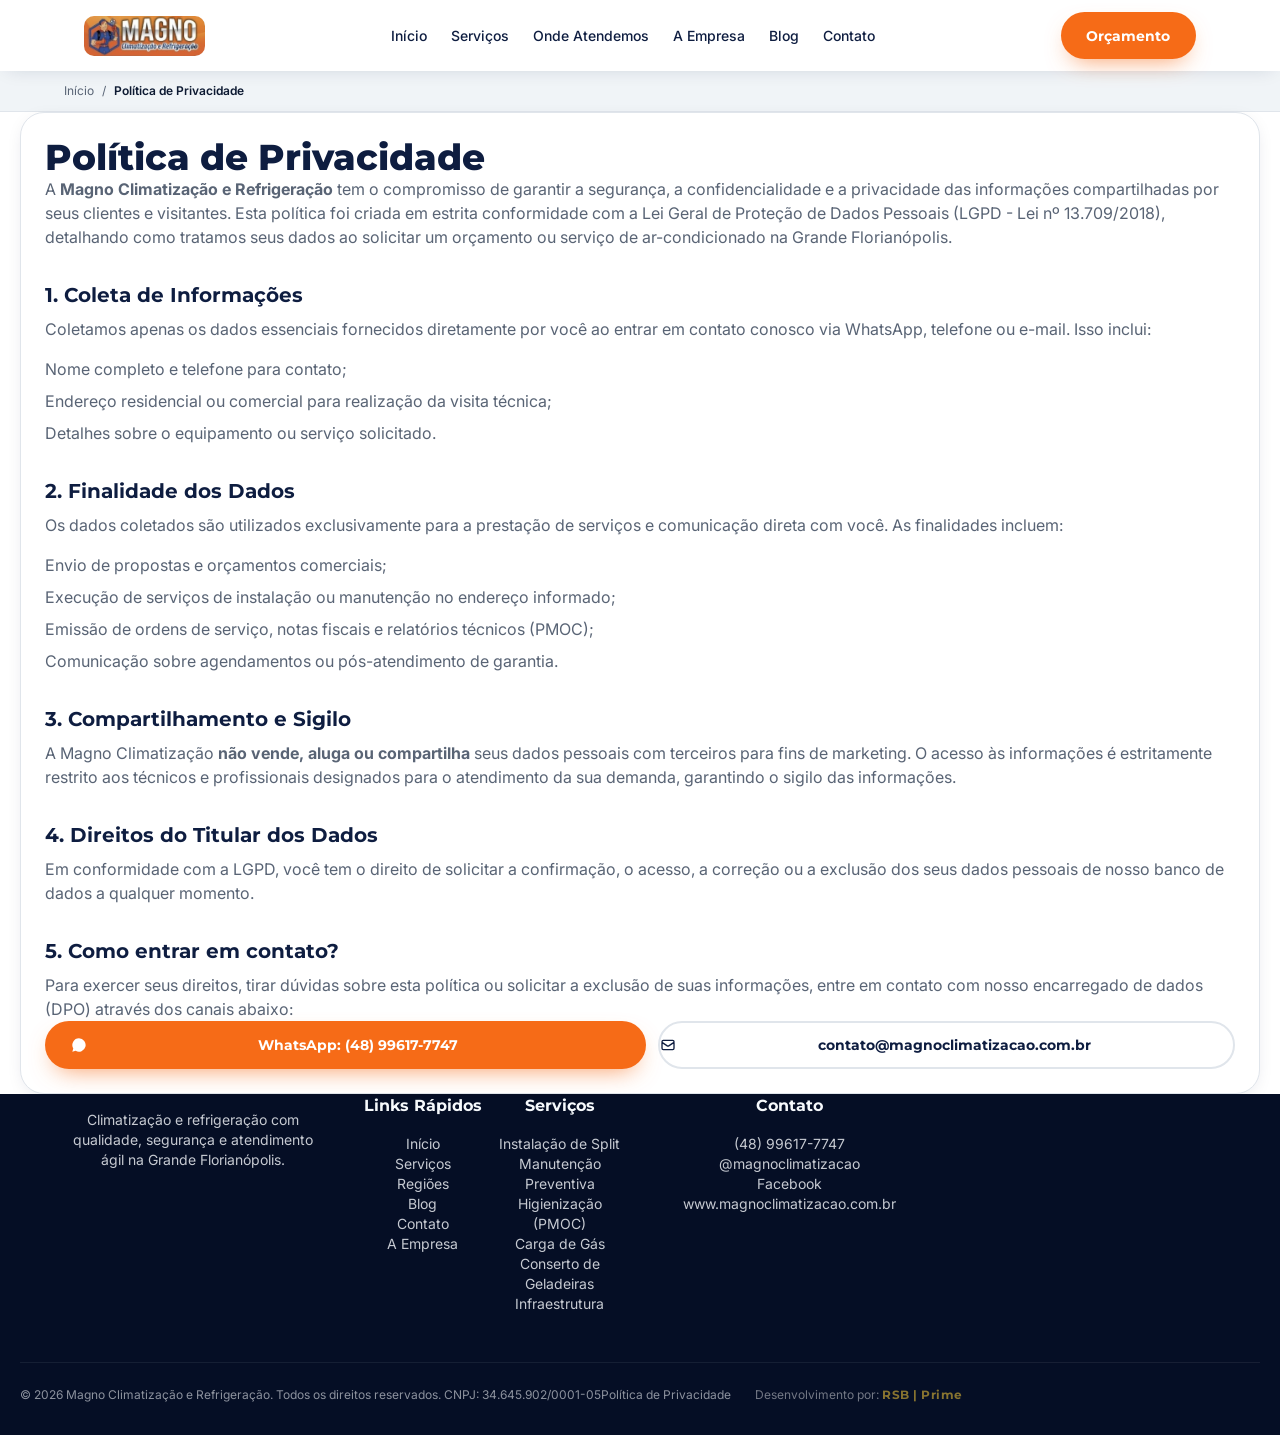
<file: politica-de-privacidade/index.html>
<!DOCTYPE html>
<html lang="pt-BR">
<head>
  <meta charset="UTF-8" />
  <meta name="viewport" content="width=device-width, initial-scale=1.0" />
  <title>Política de Privacidade | Magno Climatização e Refrigeração</title>
  <meta name="description" content="Saiba como a Magno Climatização e Refrigeração protege seus dados. Política de privacidade em conformidade com a LGPD (Lei 13.709/2018) na Grande Florianópolis.">
  <link rel="canonical" href="https://www.magnoclimatizacao.com.br/politica-de-privacidade/" />

  <link rel="preconnect" href="https://fonts.googleapis.com">
  <link rel="preconnect" href="https://fonts.gstatic.com" crossorigin>
  <link href="https://fonts.googleapis.com/css2?family=Inter:wght@400;500;600;700&family=Montserrat:wght@600;700;800&display=swap" rel="stylesheet" />
  <link href="../css/style.css" rel="stylesheet" />
  
</head>
<body class="bg-background text-foreground">

  <!-- HEADER -->
  <header class="sticky top-0 z-50 bg-background shadow-soft">
    <div class="mx-auto flex max-w-6xl items-center justify-between gap-4 px-5 py-3">
      
      <!-- LOGO APONTANDO PARA A HOME -->
      <a aria-label="Magno Climatização — Início" href="../index.html">
        <img alt="Logo Magno Climatização" class="h-10 md:h-12 w-auto rounded-md" height="190" src="../img/logo.png" width="576"/>
      </a>

      <nav aria-label="Menu principal" class="hidden md:block">
        <ul class="flex gap-6 text-sm font-medium text-navy">
          <li><a class="transition-colors hover:text-primary" href="../index.html">Início</a></li>
          <li><a class="transition-colors hover:text-primary" href="../servicos/">Serviços</a></li>
          <li><a class="transition-colors hover:text-primary" href="../atendimento/">Onde Atendemos</a></li>
          <li><a class="transition-colors hover:text-primary" href="../sobre/">A Empresa</a></li>
          <li><a class="transition-colors hover:text-primary" href="../blog/">Blog</a></li>
          <li><a class="transition-colors hover:text-primary" href="../contato/">Contato</a></li>
        </ul>
      </nav>
      
      <!-- BOTÃO DO HEADER: Curto no mobile, completo no desktop -->
      <a class="btn btn-cta !px-4 !py-2 text-xs md:text-sm inline-flex shrink-0" href="https://wa.me/5548996177747" rel="noopener" target="_blank">
        <span class="md:hidden">Orçamento</span>
        <span class="hidden md:inline">WhatsApp (48) 99617-7747</span>
      </a>
    </div>

  <style>
    /* ============================================================
       CRÉDITO DE DESENVOLVIMENTO (RSB | Prime)
       ============================================================ */
    .footer-credits { display: flex; flex-direction: column; align-items: center; gap: 0.5rem; text-align: center; }
    .credit-dev { font-size: 0.75rem; opacity: 0.9; color: rgba(255,255,255,0.7); }
    .rsb-link { color: #d4af37; font-weight: 700; font-family: "Montserrat", sans-serif; letter-spacing: 0.5px; transition: color 0.2s, filter 0.2s; }
    .rsb-link:hover { color: #f5d76e; filter: brightness(1.1); }
    @media (min-width: 768px) { .footer-credits { flex-direction: row; gap: 1.5rem; align-items: center; } }
  </style>
    
  </header>

  <!-- BREADCRUMBS -->
  <div class="bg-secondary border-b border-border py-3 px-5">
    <div class="mx-auto max-w-6xl text-xs text-muted-foreground flex items-center gap-2">
      <a class="hover:text-primary" href="../index.html">Início</a>
      <span>/</span>
      <span class="text-foreground font-semibold">Política de Privacidade</span>
    </div>
  </div>

  <main class="py-12 md:py-20 px-5">
    <div class="mx-auto max-w-4xl bg-card rounded-3xl p-6 md:p-12 border border-border shadow-soft text-sm md:text-base text-muted-foreground leading-relaxed">
      
      <h1 class="text-3xl md:text-4xl font-extrabold text-navy mb-6">Política de Privacidade</h1>
      
      <p class="mb-8">
        A <strong>Magno Climatização e Refrigeração</strong> tem o compromisso de garantir a segurança, a confidencialidade e a privacidade das informações compartilhadas por seus clientes e visitantes. Esta política foi criada em estrita conformidade com a Lei Geral de Proteção de Dados Pessoais (LGPD - Lei nº 13.709/2018), detalhando como tratamos seus dados ao solicitar um orçamento ou serviço de ar-condicionado na Grande Florianópolis.
      </p>

      <section>
        <h2 style="margin-top: 2rem; margin-bottom: 0.5rem;" class="text-xl md:text-2xl font-bold text-navy">1. Coleta de Informações</h2>
        <p class="mb-4">Coletamos apenas os dados essenciais fornecidos diretamente por você ao entrar em contato conosco via WhatsApp, telefone ou e-mail. Isso inclui:</p>
        <ul class="list-disc pl-6 space-y-2">
          <li>Nome completo e telefone para contato;</li>
          <li>Endereço residencial ou comercial para realização da visita técnica;</li>
          <li>Detalhes sobre o equipamento ou serviço solicitado.</li>
        </ul>
      </section>

      <section>
        <h2 style="margin-top: 2rem; margin-bottom: 0.5rem;" class="text-xl md:text-2xl font-bold text-navy">2. Finalidade dos Dados</h2>
        <p class="mb-4">Os dados coletados são utilizados exclusivamente para a prestação de serviços e comunicação direta com você. As finalidades incluem:</p>
        <ul class="list-disc pl-6 space-y-2">
          <li>Envio de propostas e orçamentos comerciais;</li>
          <li>Execução de serviços de instalação ou manutenção no endereço informado;</li>
          <li>Emissão de ordens de serviço, notas fiscais e relatórios técnicos (PMOC);</li>
          <li>Comunicação sobre agendamentos ou pós-atendimento de garantia.</li>
        </ul>
      </section>

      <section>
        <h2 style="margin-top: 2rem; margin-bottom: 0.5rem;" class="text-xl md:text-2xl font-bold text-navy">3. Compartilhamento e Sigilo</h2>
        <p>A Magno Climatização <strong>não vende, aluga ou compartilha</strong> seus dados pessoais com terceiros para fins de marketing. O acesso às informações é estritamente restrito aos técnicos e profissionais designados para o atendimento da sua demanda, garantindo o sigilo das informações.</p>
      </section>

      <section>
        <h2 style="margin-top: 2rem; margin-bottom: 0.5rem;" class="text-xl md:text-2xl font-bold text-navy">4. Direitos do Titular dos Dados</h2>
        <p>Em conformidade com a LGPD, você tem o direito de solicitar a confirmação, o acesso, a correção ou a exclusão dos seus dados pessoais de nosso banco de dados a qualquer momento.</p>
      </section>

      <section>
        <h2 style="margin-top: 2rem; margin-bottom: 0.5rem;" class="text-xl md:text-2xl font-bold text-navy">5. Como entrar em contato?</h2>
        <p class="mb-6">Para exercer seus direitos, tirar dúvidas sobre esta política ou solicitar a exclusão de suas informações, entre em contato com nosso encarregado de dados (DPO) através dos canais abaixo:</p>
        
        <!-- BOTÕES DE CONTATO CORRIGIDOS -->
        <div class="flex flex-col sm:flex-row gap-3">
          
          <!-- Botão WhatsApp -->
          <a href="https://wa.me/5548996177747?text=Ol%C3%A1!%20Gostaria%20de%20falar%20sobre%20a%20Pol%C3%ADtica%20de%20Privacidade." target="_blank" rel="noopener" class="btn btn-cta !px-6 !py-3 text-xs md:text-sm inline-flex items-center justify-start w-full sm:w-auto">
            <svg aria-hidden="true" class="h-4 w-4 shrink-0 mr-3" fill="currentColor" viewbox="0 0 24 24">
              <path d="M17.5 14.4c-.3-.1-1.7-.8-2-.9-.3-.1-.5-.1-.7.1-.2.3-.8.9-.9 1.1-.2.2-.3.2-.6.1-.3-.1-1.2-.5-2.3-1.4-.9-.8-1.4-1.7-1.6-2-.2-.3 0-.5.1-.6l.4-.5c.2-.2.2-.3.3-.5.1-.2 0-.4 0-.5l-.9-2.2c-.2-.6-.5-.5-.7-.5h-.6c-.2 0-.5.1-.8.4-.3.3-1 1-1 2.5s1.1 2.9 1.2 3.1c.1.2 2.1 3.2 5.1 4.5 2.5 1 3 .8 3.6.7.6-.1 1.7-.7 2-1.4.2-.7.2-1.2.2-1.4-.1-.1-.3-.2-.6-.3zM12 2a10 10 0 0 0-8.6 15.1L2 22l5-1.3A10 10 0 1 0 12 2z"></path>
            </svg>
            <span class="flex-1 text-center">WhatsApp: (48) 99617-7747</span>
          </a>
          
          <!-- Botão E-mail -->
          <a href="mailto:contato@magnoclimatizacao.com.br" class="inline-flex w-full sm:w-auto items-center justify-start rounded-full border-2 border-border px-6 py-3 font-display text-xs md:text-sm font-bold text-navy transition-colors hover:border-primary hover:text-primary">
            <svg aria-hidden="true" class="h-4 w-4 shrink-0 mr-3" fill="none" stroke="currentColor" stroke-width="2" viewbox="0 0 24 24">
              <path stroke-linecap="round" stroke-linejoin="round" d="M3 8l7.89 5.26a2 2 0 002.22 0L21 8M5 19h14a2 2 0 002-2V7a2 2 0 00-2-2H5a2 2 0 00-2 2v10a2 2 0 002 2z"></path>
            </svg>
            <span class="truncate flex-1 text-center">contato@magnoclimatizacao.com.br</span>
          </a>
          
        </div>
      </section>

    </div>
  </main>

  <!-- FOOTER (Idêntico à Home) -->
  <footer class="bg-navy-deep px-5 pt-12 pb-8 text-navy-foreground/80" id="contato">
    <div class="mx-auto grid max-w-6xl gap-10 md:grid-cols-4">
      
      <div class="flex flex-col items-center text-center md:items-start md:text-left md:col-span-1">
        <p class="text-sm leading-relaxed max-w-xs pt-4 md:pt-0">
          Climatização e refrigeração com qualidade, segurança e atendimento ágil na Grande Florianópolis.
        </p>
      </div>

      <div class="col-span-1 grid grid-cols-2 gap-4 md:col-span-2 md:grid-cols-2 md:gap-8">
        <div>
          <h3 class="mb-4 font-bold text-navy-foreground text-center md:text-left">Links Rápidos</h3>
          <ul class="space-y-2.5 text-sm text-center md:text-left">
            <li><a class="hover:text-primary transition-colors" href="../index.html">Início</a></li>
            <li><a class="hover:text-primary transition-colors" href="../servicos/">Serviços</a></li>
            <li><a class="hover:text-primary transition-colors" href="../atendimento/">Regiões</a></li>
            <li><a class="hover:text-primary transition-colors" href="../blog/">Blog</a></li>
            <li><a class="hover:text-primary transition-colors" href="../contato/">Contato</a></li>
            <li><a class="hover:text-primary transition-colors" href="../sobre/">A Empresa</a></li>
          </ul>
        </div>

        <div>
          <h3 class="mb-4 font-bold text-navy-foreground text-center md:text-left">Serviços</h3>
          <ul class="space-y-2.5 text-sm text-center md:text-left">
            <li>Instalação de Split</li>
            <li>Manutenção Preventiva</li>
            <li>Higienização (PMOC)</li>
            <li>Carga de Gás</li>
            <li>Conserto de Geladeiras</li>
            <li>Infraestrutura</li>
          </ul>
        </div>
      </div>

      <div class="flex flex-col items-center text-center md:items-start md:text-left md:col-span-1">
        <h3 class="mb-4 font-bold text-navy-foreground">Contato</h3>
        <ul class="space-y-2.5 text-sm">
          <li>
            <a class="hover:text-primary transition-colors" href="https://wa.me/5548996177747?text=Ol%C3%A1!%20Gostaria%20de%20um%20or%C3%A7amento." rel="noopener" target="_blank">
              (48) 99617-7747
            </a>
          </li>
          <li>
            <a class="hover:text-primary transition-colors" href="https://www.instagram.com/magnoclimatizacao" rel="noopener" target="_blank">
              @magnoclimatizacao
            </a>
          </li>
          <li>
            <a class="hover:text-primary transition-colors" href="https://www.facebook.com/magnoclimatizacaoerefrigeracao/" rel="noopener" target="_blank">
              Facebook
            </a>
          </li>
          <li>
            <a class="hover:text-primary transition-colors" href="https://www.magnoclimatizacao.com.br">
              www.magnoclimatizacao.com.br
            </a>
          </li>
        </ul>
      </div>

    </div>

        <div class="mx-auto mt-12 border-t border-navy-foreground/10 pt-6 text-center text-xs opacity-70 md:flex md:flex-row md:items-center md:justify-between md:text-left">
      <p>© 2026 Magno Climatização e Refrigeração. Todos os direitos reservados. CNPJ: 34.645.902/0001-05</p>
      <div class="footer-credits mt-3 md:mt-0">
        <a href="./index.html" class="hover:text-primary transition-colors underline decoration-navy-foreground/30 underline-offset-4">
          Política de Privacidade
        </a>
        <span class="credit-dev">Desenvolvimento por: <a href="https://www.rsbprime.com.br" target="_blank" rel="noopener" class="rsb-link">RSB | Prime</a></span>
      </div>
    </div>
  </footer>

  <script src="../js/main.js"></script>
</body>
</html>
</file>
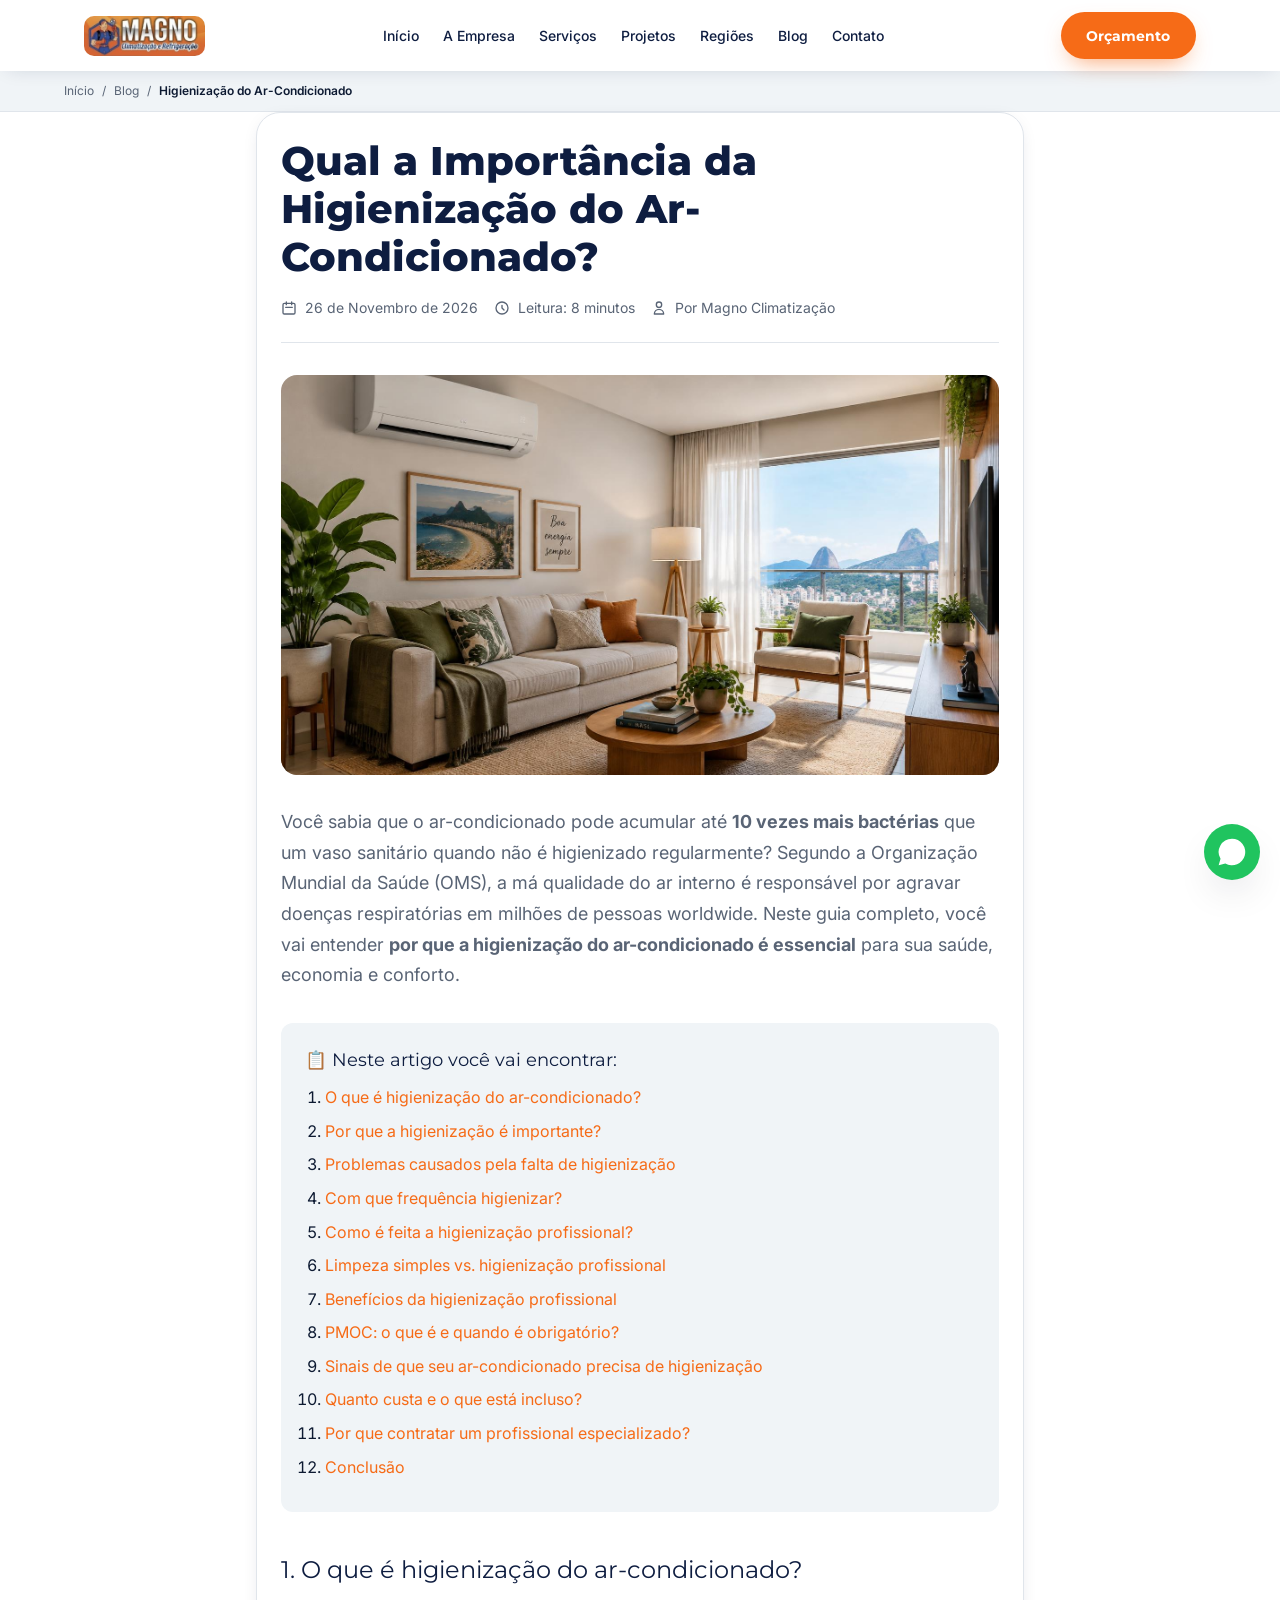
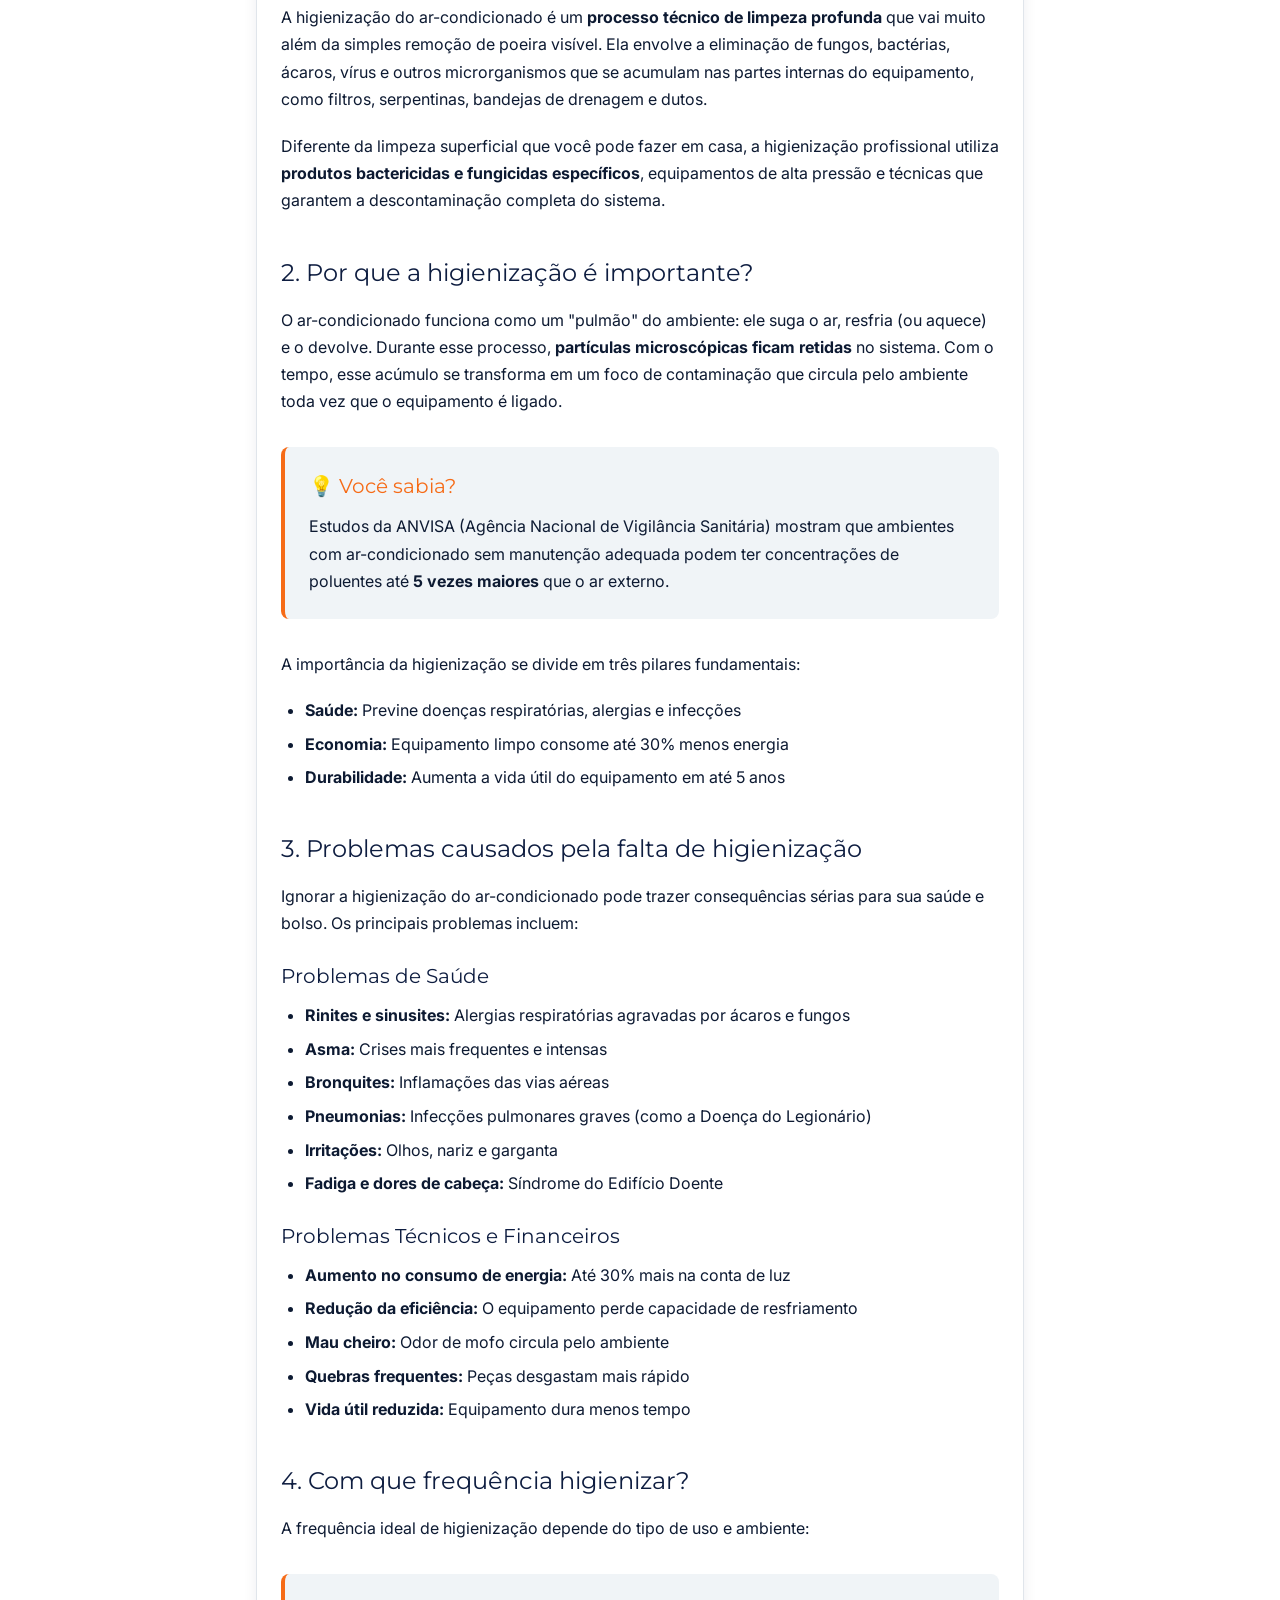
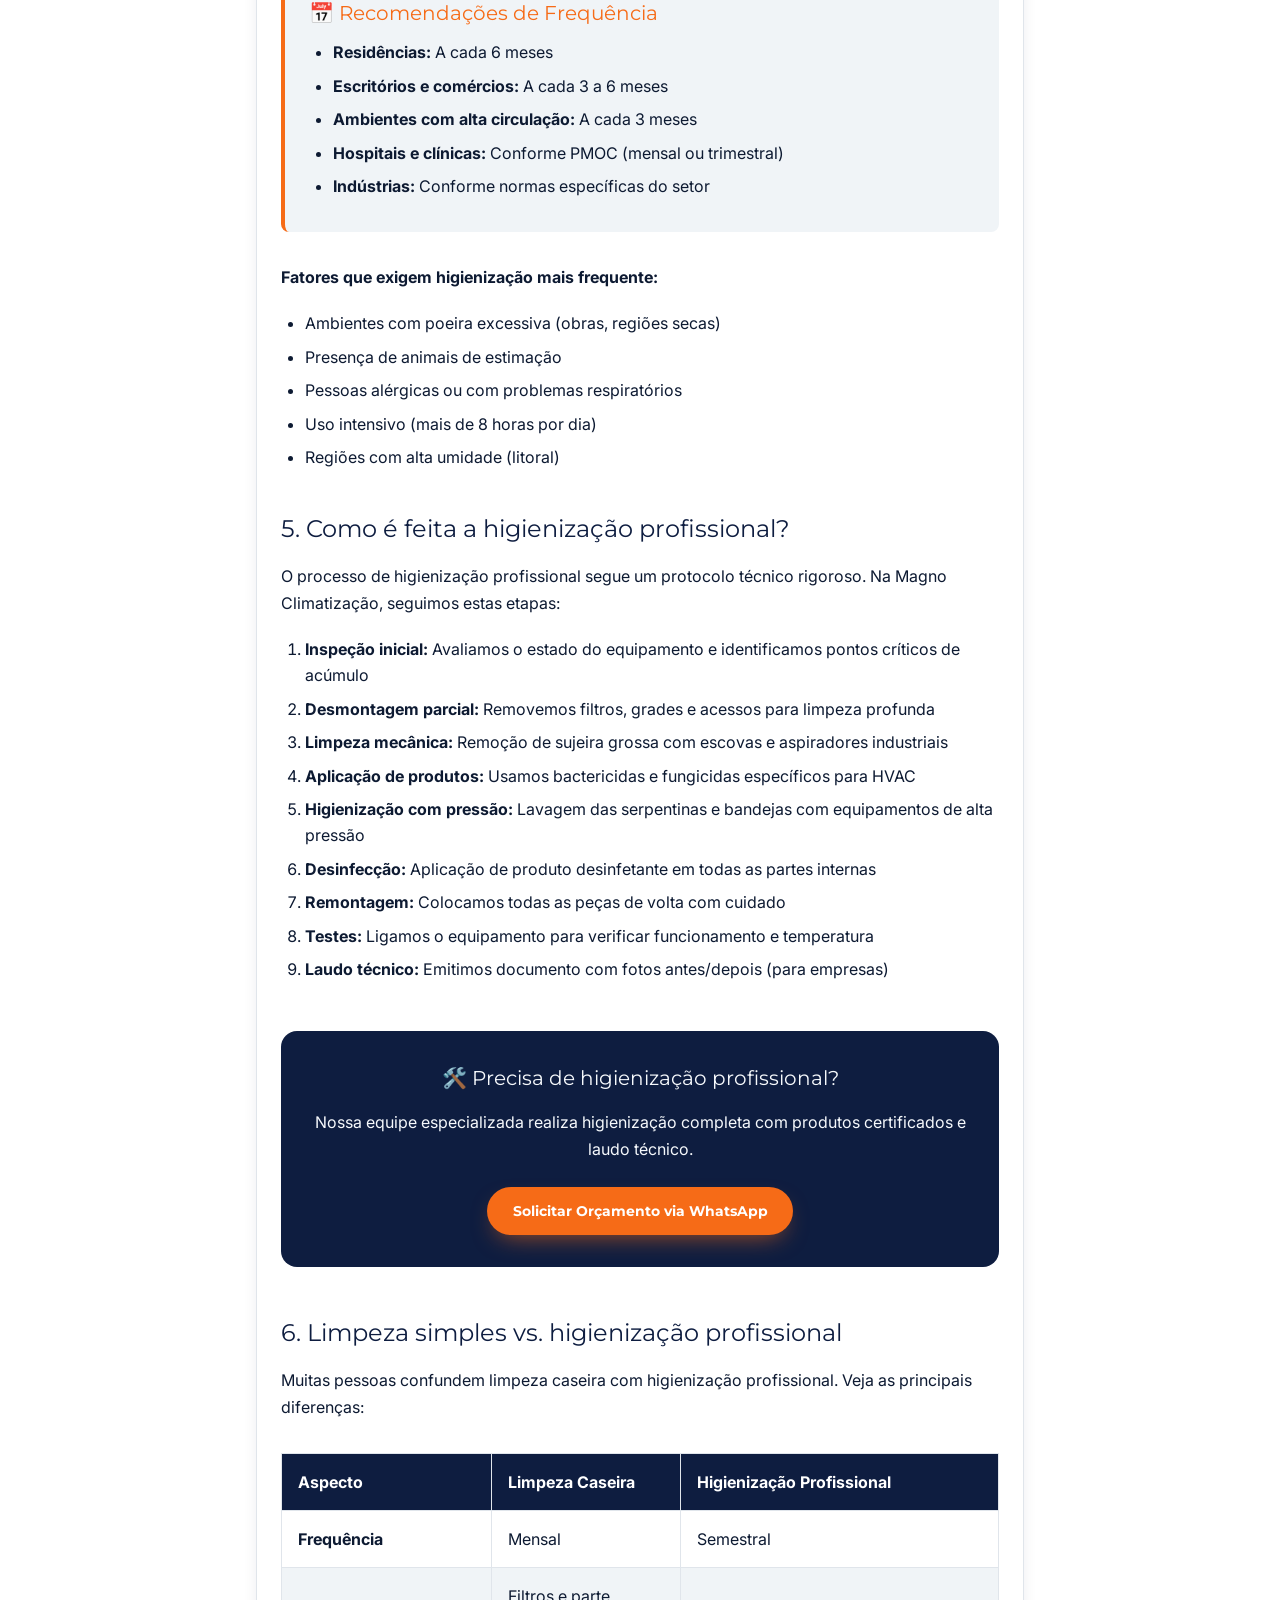
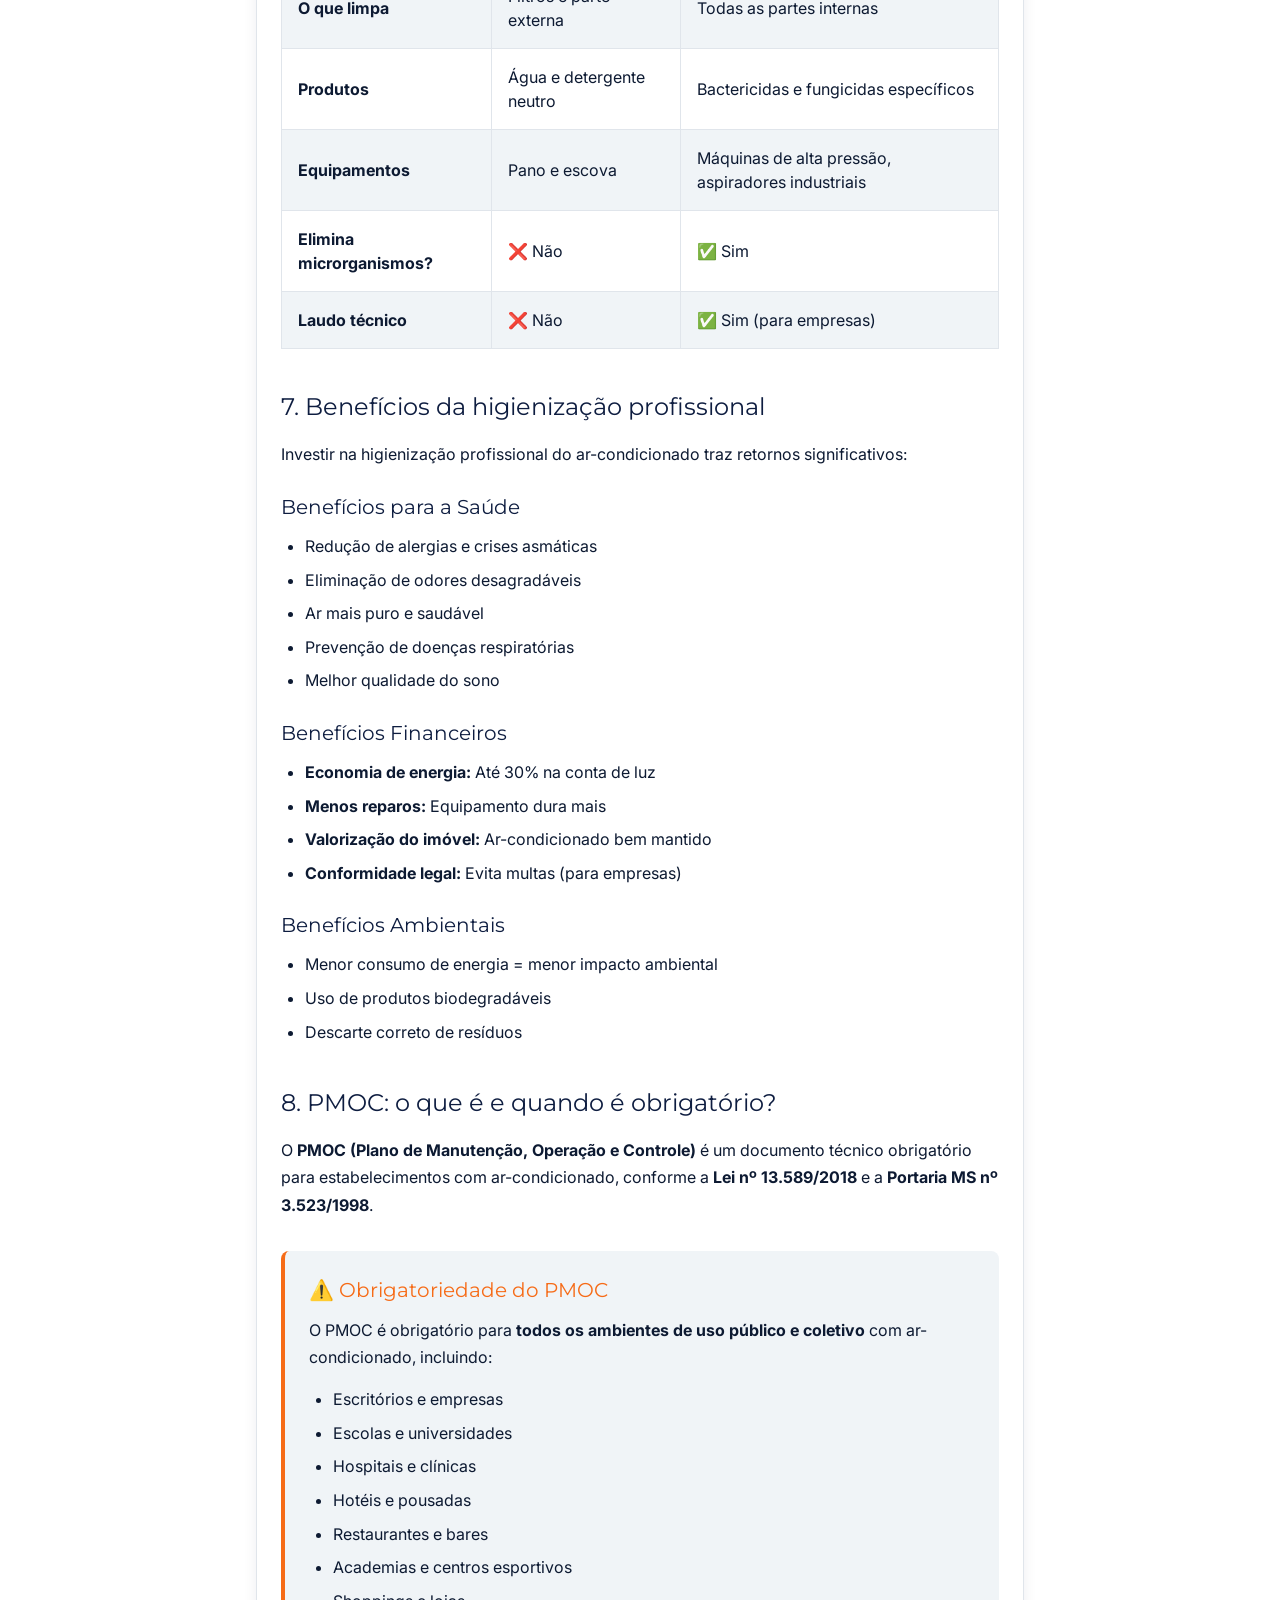
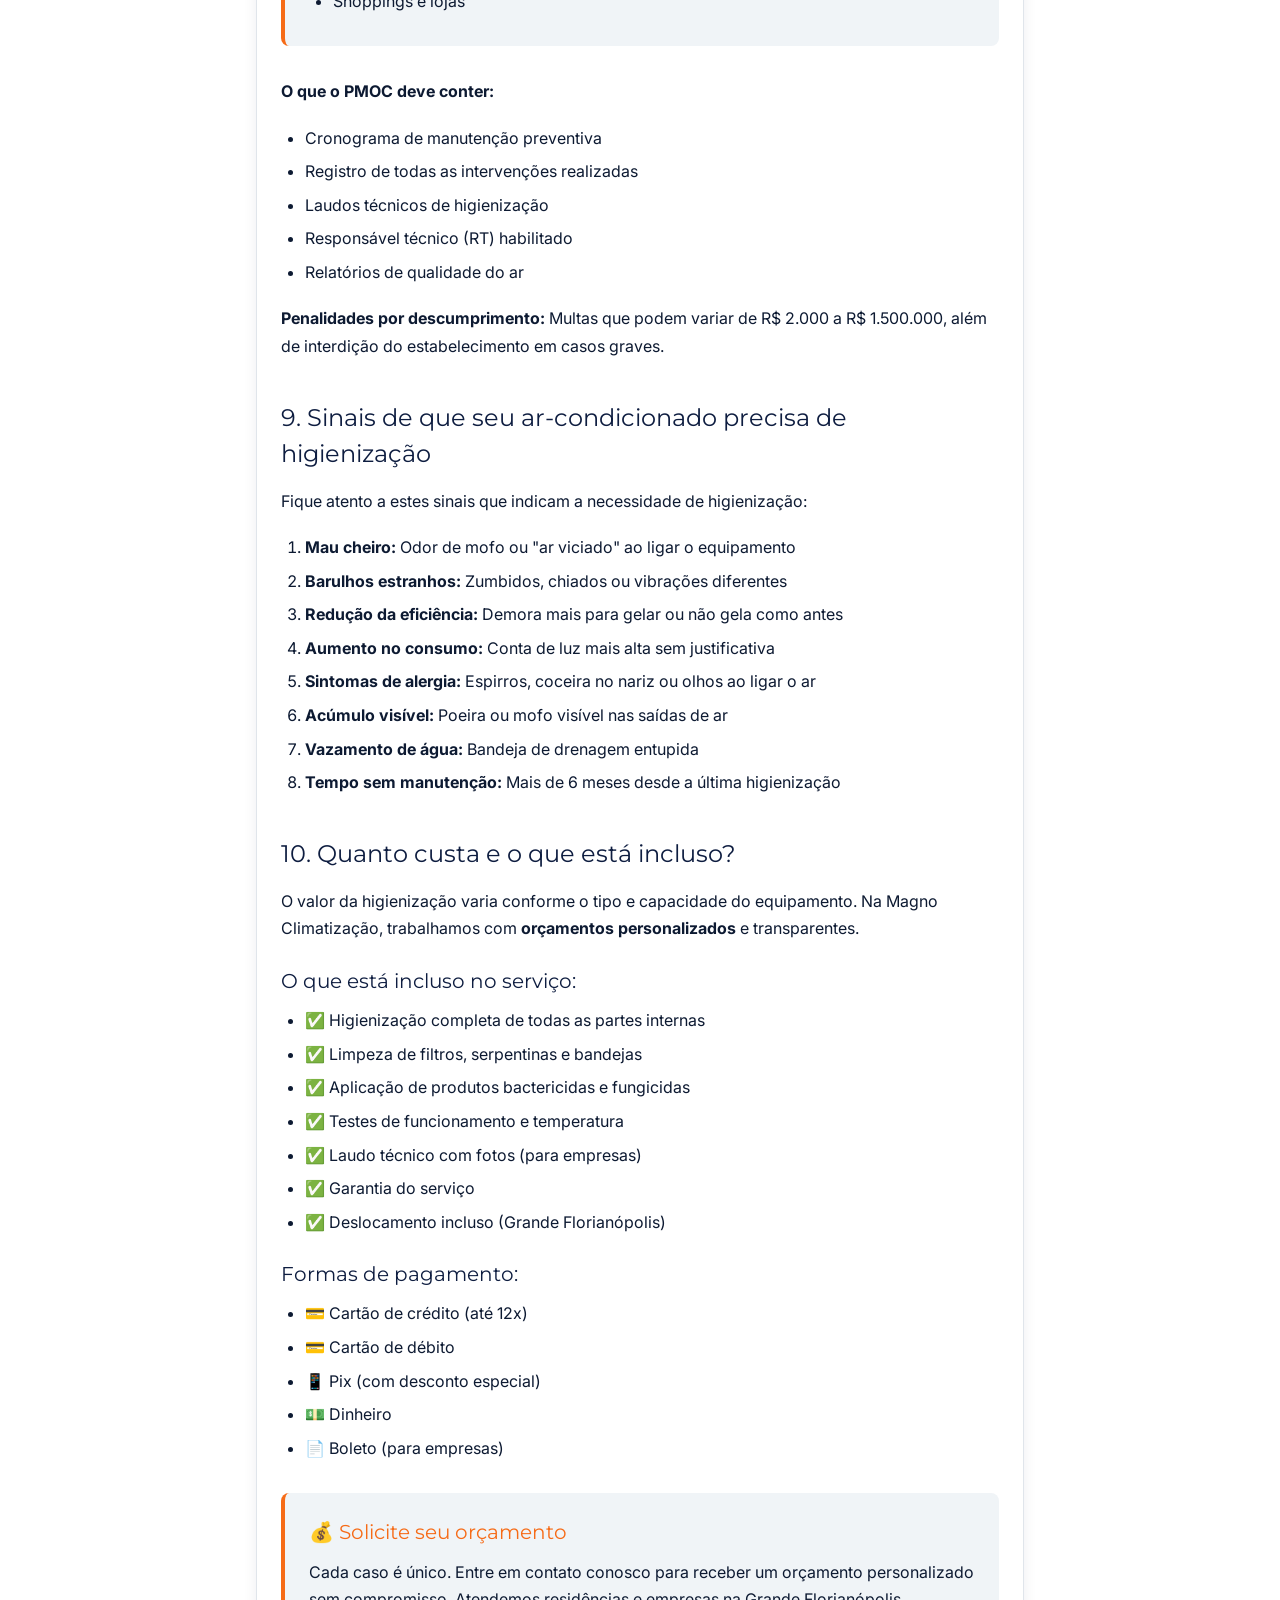
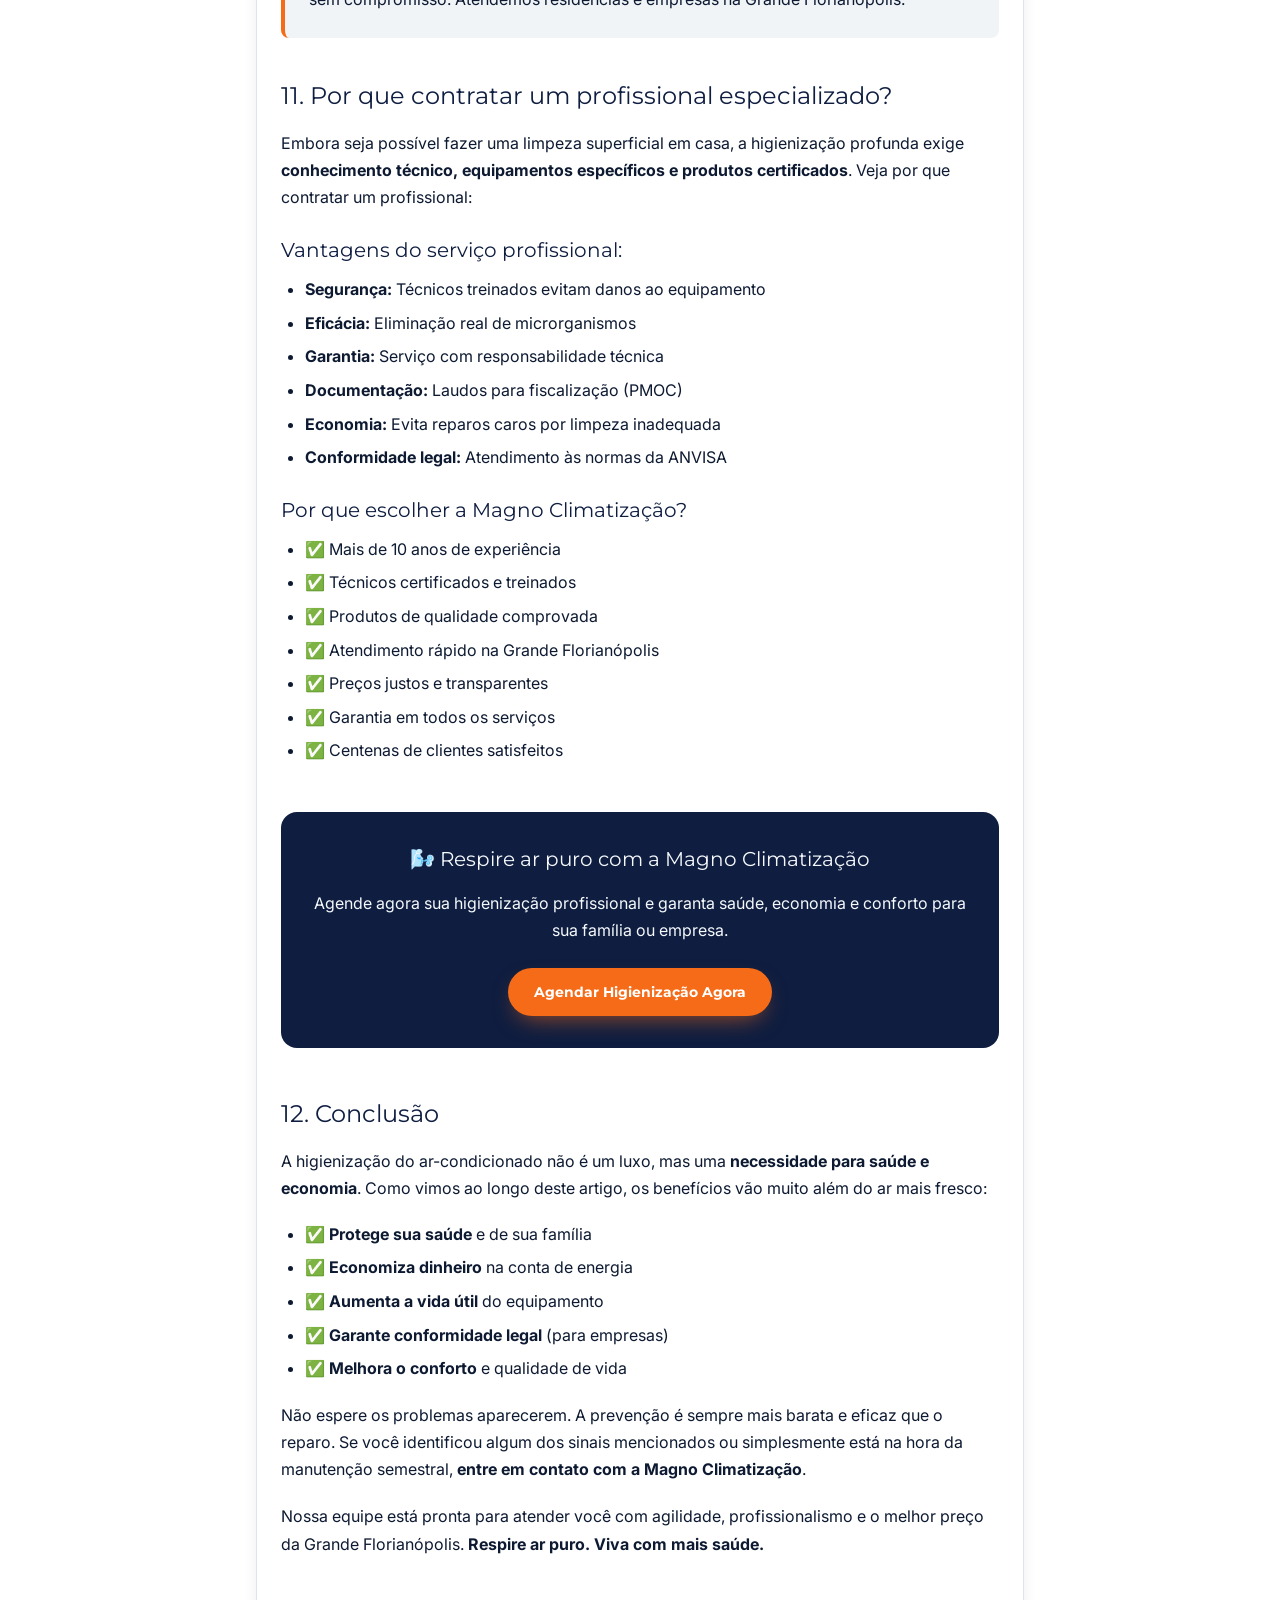
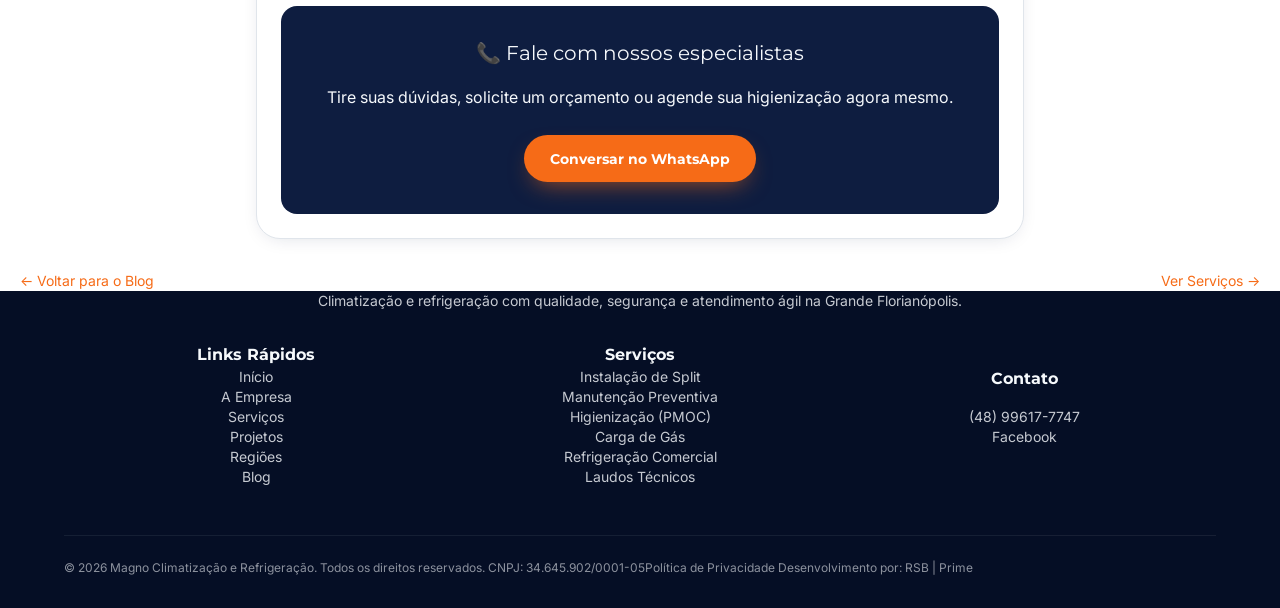
<file: blog/higienizacao-ar-condicionado.html>
<!DOCTYPE html>
<html lang="pt-BR">
<head>
  <meta charset="UTF-8" />
  <meta name="viewport" content="width=device-width, initial-scale=1.0" />
  <title>Qual a Importância da Higienização do Ar-Condicionado? | Magno Climatização</title>
  <meta name="description" content="Descubra por que a higienização do ar-condicionado é essencial para sua saúde, economia de energia e durabilidade do equipamento. Guia completo com frequência ideal e benefícios.">
  <meta name="keywords" content="higienização ar condicionado, limpeza ar condicionado, PMOC, manutenção ar condicionado Florianópolis, saúde respiratória">
  <meta name="author" content="Magno Climatização e Refrigeração">
  <meta name="robots" content="index, follow">
  
  <!-- Open Graph -->
  <meta property="og:title" content="Qual a Importância da Higienização do Ar-Condicionado?">
  <meta property="og:description" content="Guia completo sobre higienização de ar-condicionado: benefícios, frequência ideal e como o serviço é feito.">
  <meta property="og:type" content="article">
  <meta property="og:image" content="../img/ambiente.jpg">
  <meta property="og:url" content="https://www.magnoclimatizacao.com.br/blog/higienizacao-ar-condicionado/">
  
  <!-- Twitter Card -->
  <meta name="twitter:card" content="summary_large_image">
  <meta name="twitter:title" content="Qual a Importância da Higienização do Ar-Condicionado?">
  <meta name="twitter:description" content="Descubra por que higienizar seu ar-condicionado regularmente é essencial para saúde e economia.">
  
  <link rel="canonical" href="https://www.magnoclimatizacao.com.br/blog/higienizacao-ar-condicionado/" />
  
  <!-- Schema.org Article Markup -->
  <script type="application/ld+json">
  {
    "@context": "https://schema.org",
    "@type": "Article",
    "headline": "Qual a Importância da Higienização do Ar-Condicionado?",
    "description": "Guia completo sobre a importância da higienização do ar-condicionado para saúde, eficiência energética e durabilidade do equipamento.",
    "image": "https://www.magnoclimatizacao.com.br/img/ambiente.jpg",
    "author": {
      "@type": "Organization",
      "name": "Magno Climatização e Refrigeração",
      "url": "https://www.magnoclimatizacao.com.br"
    },
    "publisher": {
      "@type": "Organization",
      "name": "Magno Climatização e Refrigeração",
      "logo": {
        "@type": "ImageObject",
        "url": "https://www.magnoclimatizacao.com.br/img/logo.png"
      }
    },
    "datePublished": "2026-11-26",
    "dateModified": "2026-11-26",
    "mainEntityOfPage": {
      "@type": "WebPage",
      "@id": "https://www.magnoclimatizacao.com.br/blog/higienizacao-ar-condicionado/"
    }
  }
  </script>

  <link rel="preconnect" href="https://fonts.googleapis.com">
  <link rel="preconnect" href="https://fonts.gstatic.com" crossorigin>
  <link href="https://fonts.googleapis.com/css2?family=Inter:wght@400;500;600;700&family=Montserrat:wght@600;700;800&display=swap" rel="stylesheet" />
  <link href="../css/style.css" rel="stylesheet" />
  
  <style>
    /* Estilos específicos para o artigo de blog */
    .blog-article {
      max-width: 48rem;
      margin: 0 auto;
    }
    
    .blog-article h1 {
      font-size: 2rem;
      line-height: 1.2;
      margin-bottom: 1rem;
    }
    
    @media (min-width: 768px) {
      .blog-article h1 {
        font-size: 2.5rem;
      }
    }
    
    .blog-article h2 {
      font-size: 1.5rem;
      margin-top: 2.5rem;
      margin-bottom: 1rem;
      color: var(--navy);
    }
    
    .blog-article h3 {
      font-size: 1.25rem;
      margin-top: 1.5rem;
      margin-bottom: 0.75rem;
      color: var(--navy);
    }
    
    .blog-article p {
      margin-bottom: 1.25rem;
      line-height: 1.7;
    }
    
    .blog-article ul, .blog-article ol {
      margin-bottom: 1.25rem;
      padding-left: 1.5rem;
    }
    
    .blog-article li {
      margin-bottom: 0.5rem;
      line-height: 1.6;
    }
    
    .blog-article ul {
      list-style-type: disc;
    }
    
    .blog-article ol {
      list-style-type: decimal;
    }
    
    .blog-meta {
      display: flex;
      flex-wrap: wrap;
      gap: 1rem;
      align-items: center;
      margin-bottom: 2rem;
      padding-bottom: 1.5rem;
      border-bottom: 1px solid var(--border);
    }
    
    .blog-meta-item {
      display: flex;
      align-items: center;
      gap: 0.5rem;
      font-size: 0.875rem;
      color: var(--muted-foreground);
    }
    
    .blog-hero-image {
      width: 100%;
      height: 250px;
      object-fit: cover;
      border-radius: 1rem;
      margin-bottom: 2rem;
    }
    
    @media (min-width: 768px) {
      .blog-hero-image {
        height: 400px;
      }
    }
    
    .highlight-box {
      background: var(--secondary);
      border-left: 4px solid var(--primary);
      padding: 1.5rem;
      border-radius: 0.5rem;
      margin: 2rem 0;
    }
    
    .highlight-box h3 {
      margin-top: 0;
      color: var(--primary);
    }
    
    .cta-blog {
      background: var(--navy);
      color: var(--navy-foreground);
      padding: 2rem;
      border-radius: 1rem;
      text-align: center;
      margin: 3rem 0;
    }
    
    .cta-blog h3 {
      color: var(--navy-foreground);
      margin-top: 0;
      margin-bottom: 1rem;
    }
    
    .table-of-contents {
      background: var(--secondary);
      padding: 1.5rem;
      border-radius: 0.75rem;
      margin: 2rem 0;
    }
    
    .table-of-contents h3 {
      margin-top: 0;
      font-size: 1.1rem;
    }
    
    .table-of-contents ol {
      margin-bottom: 0;
      padding-left: 1.25rem;
    }
    
    .table-of-contents a {
      color: var(--primary);
      text-decoration: none;
    }
    
    .table-of-contents a:hover {
      text-decoration: underline;
    }
  </style>
</head>

<body class="bg-background text-foreground">

  <!-- HEADER -->
  <header class="sticky top-0 z-50 bg-background shadow-soft">
    <div class="mx-auto flex max-w-6xl items-center justify-between gap-4 px-5 py-3">
      <a aria-label="Magno Climatização — Início" href="../index.html">
        <img alt="Logo Magno Climatização" class="h-10 md:h-12 w-auto rounded-md" height="190" src="../img/logo.png" width="576"/>
      </a>

      <nav aria-label="Menu principal" class="hidden md:block">
        <ul class="flex gap-6 text-sm font-medium text-navy">
          <li><a class="transition-colors hover:text-primary" href="../index.html">Início</a></li>
          <li><a class="transition-colors hover:text-primary" href="../index.html#empresa">A Empresa</a></li>
          <li><a class="transition-colors hover:text-primary" href="../index.html#servicos">Serviços</a></li>
          <li><a class="transition-colors hover:text-primary" href="../index.html#projetos">Projetos</a></li>
          <li><a class="transition-colors hover:text-primary" href="../index.html#regioes">Regiões</a></li>
          <li><a class="transition-colors hover:text-primary" href="../index.html#blog">Blog</a></li>
          <li><a class="transition-colors hover:text-primary" href="../index.html#contato">Contato</a></li>
        </ul>
      </nav>
      
      <a class="btn btn-cta !px-4 !py-2 text-xs md:text-sm inline-flex shrink-0" href="https://wa.me/5548996177747" rel="noopener" target="_blank">
        <span class="md:hidden">Orçamento</span>
        <span class="hidden md:inline">WhatsApp (48) 99617-7747</span>
      </a>
    </div>
  </header>

  <!-- BREADCRUMBS -->
  <div class="bg-secondary border-b border-border py-3 px-5">
    <div class="mx-auto max-w-6xl text-xs text-muted-foreground flex items-center gap-2">
      <a class="hover:text-primary" href="../index.html">Início</a>
      <span>/</span>
      <a class="hover:text-primary" href="../index.html#blog">Blog</a>
      <span>/</span>
      <span class="text-foreground font-semibold">Higienização do Ar-Condicionado</span>
    </div>
  </div>

  <main class="py-12 md:py-20 px-5">
    <article class="blog-article mx-auto bg-card rounded-3xl p-6 md:p-12 border border-border shadow-soft">
      
      <!-- Título Principal -->
      <h1 class="text-3xl md:text-4xl font-extrabold text-navy mb-6">
        Qual a Importância da Higienização do Ar-Condicionado?
      </h1>
      
      <!-- Meta Informações -->
      <div class="blog-meta">
        <div class="blog-meta-item">
          <svg class="w-4 h-4" fill="none" stroke="currentColor" viewBox="0 0 24 24">
            <path stroke-linecap="round" stroke-linejoin="round" stroke-width="2" d="M8 7V3m8 4V3m-9 8h10M5 21h14a2 2 0 002-2V7a2 2 0 00-2-2H5a2 2 0 00-2 2v12a2 2 0 002 2z"></path>
          </svg>
          <span>26 de Novembro de 2026</span>
        </div>
        <div class="blog-meta-item">
          <svg class="w-4 h-4" fill="none" stroke="currentColor" viewBox="0 0 24 24">
            <path stroke-linecap="round" stroke-linejoin="round" stroke-width="2" d="M12 8v4l3 3m6-3a9 9 0 11-18 0 9 9 0 0118 0z"></path>
          </svg>
          <span>Leitura: 8 minutos</span>
        </div>
        <div class="blog-meta-item">
          <svg class="w-4 h-4" fill="none" stroke="currentColor" viewBox="0 0 24 24">
            <path stroke-linecap="round" stroke-linejoin="round" stroke-width="2" d="M16 7a4 4 0 11-8 0 4 4 0 018 0zM12 14a7 7 0 00-7 7h14a7 7 0 00-7-7z"></path>
          </svg>
          <span>Por Magno Climatização</span>
        </div>
      </div>

      <!-- Imagem Hero -->
      <img 
        alt="Técnico realizando higienização profissional em ar-condicionado split" 
        class="blog-hero-image" 
        src="../img/ambiente.jpg"
        loading="lazy"
      />

      <!-- Introdução -->
      <p class="text-lg leading-relaxed text-muted-foreground">
        Você sabia que o ar-condicionado pode acumular até <strong>10 vezes mais bactérias</strong> que um vaso sanitário quando não é higienizado regularmente? Segundo a Organização Mundial da Saúde (OMS), a má qualidade do ar interno é responsável por agravar doenças respiratórias em milhões de pessoas worldwide. Neste guia completo, você vai entender <strong>por que a higienização do ar-condicionado é essencial</strong> para sua saúde, economia e conforto.
      </p>

      <!-- Índice do Artigo -->
      <div class="table-of-contents">
        <h3>📋 Neste artigo você vai encontrar:</h3>
        <ol>
          <li><a href="#o-que-e">O que é higienização do ar-condicionado?</a></li>
          <li><a href="#por-que-importante">Por que a higienização é importante?</a></li>
          <li><a href="#problemas-falta">Problemas causados pela falta de higienização</a></li>
          <li><a href="#frequencia">Com que frequência higienizar?</a></li>
          <li><a href="#como-e-feita">Como é feita a higienização profissional?</a></li>
          <li><a href="#limpeza-vs-higienizacao">Limpeza simples vs. higienização profissional</a></li>
          <li><a href="#beneficios">Benefícios da higienização profissional</a></li>
          <li><a href="#pmoc">PMOC: o que é e quando é obrigatório?</a></li>
          <li><a href="#sinais">Sinais de que seu ar-condicionado precisa de higienização</a></li>
          <li><a href="#quanto-custa">Quanto custa e o que está incluso?</a></li>
          <li><a href="#por-que-profissional">Por que contratar um profissional especializado?</a></li>
          <li><a href="#conclusao">Conclusão</a></li>
        </ol>
      </div>

      <!-- Seção 1 -->
      <h2 id="o-que-e">1. O que é higienização do ar-condicionado?</h2>
      <p>
        A higienização do ar-condicionado é um <strong>processo técnico de limpeza profunda</strong> que vai muito além da simples remoção de poeira visível. Ela envolve a eliminação de fungos, bactérias, ácaros, vírus e outros microrganismos que se acumulam nas partes internas do equipamento, como filtros, serpentinas, bandejas de drenagem e dutos.
      </p>
      <p>
        Diferente da limpeza superficial que você pode fazer em casa, a higienização profissional utiliza <strong>produtos bactericidas e fungicidas específicos</strong>, equipamentos de alta pressão e técnicas que garantem a descontaminação completa do sistema.
      </p>

      <!-- Seção 2 -->
      <h2 id="por-que-importante">2. Por que a higienização é importante?</h2>
      <p>
        O ar-condicionado funciona como um "pulmão" do ambiente: ele suga o ar, resfria (ou aquece) e o devolve. Durante esse processo, <strong>partículas microscópicas ficam retidas</strong> no sistema. Com o tempo, esse acúmulo se transforma em um foco de contaminação que circula pelo ambiente toda vez que o equipamento é ligado.
      </p>
      
      <div class="highlight-box">
        <h3>💡 Você sabia?</h3>
        <p style="margin-bottom: 0;">
          Estudos da ANVISA (Agência Nacional de Vigilância Sanitária) mostram que ambientes com ar-condicionado sem manutenção adequada podem ter concentrações de poluentes até <strong>5 vezes maiores</strong> que o ar externo.
        </p>
      </div>

      <p>
        A importância da higienização se divide em três pilares fundamentais:
      </p>
      <ul>
        <li><strong>Saúde:</strong> Previne doenças respiratórias, alergias e infecções</li>
        <li><strong>Economia:</strong> Equipamento limpo consome até 30% menos energia</li>
        <li><strong>Durabilidade:</strong> Aumenta a vida útil do equipamento em até 5 anos</li>
      </ul>

      <!-- Seção 3 -->
      <h2 id="problemas-falta">3. Problemas causados pela falta de higienização</h2>
      <p>
        Ignorar a higienização do ar-condicionado pode trazer consequências sérias para sua saúde e bolso. Os principais problemas incluem:
      </p>
      
      <h3>Problemas de Saúde</h3>
      <ul>
        <li><strong>Rinites e sinusites:</strong> Alergias respiratórias agravadas por ácaros e fungos</li>
        <li><strong>Asma:</strong> Crises mais frequentes e intensas</li>
        <li><strong>Bronquites:</strong> Inflamações das vias aéreas</li>
        <li><strong>Pneumonias:</strong> Infecções pulmonares graves (como a Doença do Legionário)</li>
        <li><strong>Irritações:</strong> Olhos, nariz e garganta</li>
        <li><strong>Fadiga e dores de cabeça:</strong> Síndrome do Edifício Doente</li>
      </ul>

      <h3>Problemas Técnicos e Financeiros</h3>
      <ul>
        <li><strong>Aumento no consumo de energia:</strong> Até 30% mais na conta de luz</li>
        <li><strong>Redução da eficiência:</strong> O equipamento perde capacidade de resfriamento</li>
        <li><strong>Mau cheiro:</strong> Odor de mofo circula pelo ambiente</li>
        <li><strong>Quebras frequentes:</strong> Peças desgastam mais rápido</li>
        <li><strong>Vida útil reduzida:</strong> Equipamento dura menos tempo</li>
      </ul>

      <!-- Seção 4 -->
      <h2 id="frequencia">4. Com que frequência higienizar?</h2>
      <p>
        A frequência ideal de higienização depende do tipo de uso e ambiente:
      </p>

      <div class="highlight-box">
        <h3>📅 Recomendações de Frequência</h3>
        <ul style="margin-bottom: 0;">
          <li><strong>Residências:</strong> A cada 6 meses</li>
          <li><strong>Escritórios e comércios:</strong> A cada 3 a 6 meses</li>
          <li><strong>Ambientes com alta circulação:</strong> A cada 3 meses</li>
          <li><strong>Hospitais e clínicas:</strong> Conforme PMOC (mensal ou trimestral)</li>
          <li><strong>Indústrias:</strong> Conforme normas específicas do setor</li>
        </ul>
      </div>

      <p>
        <strong>Fatores que exigem higienização mais frequente:</strong>
      </p>
      <ul>
        <li>Ambientes com poeira excessiva (obras, regiões secas)</li>
        <li>Presença de animais de estimação</li>
        <li>Pessoas alérgicas ou com problemas respiratórios</li>
        <li>Uso intensivo (mais de 8 horas por dia)</li>
        <li>Regiões com alta umidade (litoral)</li>
      </ul>

      <!-- Seção 5 -->
      <h2 id="como-e-feita">5. Como é feita a higienização profissional?</h2>
      <p>
        O processo de higienização profissional segue um protocolo técnico rigoroso. Na Magno Climatização, seguimos estas etapas:
      </p>

      <ol>
        <li>
          <strong>Inspeção inicial:</strong> Avaliamos o estado do equipamento e identificamos pontos críticos de acúmulo
        </li>
        <li>
          <strong>Desmontagem parcial:</strong> Removemos filtros, grades e acessos para limpeza profunda
        </li>
        <li>
          <strong>Limpeza mecânica:</strong> Remoção de sujeira grossa com escovas e aspiradores industriais
        </li>
        <li>
          <strong>Aplicação de produtos:</strong> Usamos bactericidas e fungicidas específicos para HVAC
        </li>
        <li>
          <strong>Higienização com pressão:</strong> Lavagem das serpentinas e bandejas com equipamentos de alta pressão
        </li>
        <li>
          <strong>Desinfecção:</strong> Aplicação de produto desinfetante em todas as partes internas
        </li>
        <li>
          <strong>Remontagem:</strong> Colocamos todas as peças de volta com cuidado
        </li>
        <li>
          <strong>Testes:</strong> Ligamos o equipamento para verificar funcionamento e temperatura
        </li>
        <li>
          <strong>Laudo técnico:</strong> Emitimos documento com fotos antes/depois (para empresas)
        </li>
      </ol>

      <!-- CTA no meio do artigo -->
      <div class="cta-blog">
        <h3>🛠️ Precisa de higienização profissional?</h3>
        <p style="margin-bottom: 1.5rem;">
          Nossa equipe especializada realiza higienização completa com produtos certificados e laudo técnico.
        </p>
        <a class="btn btn-cta inline-flex !px-6 !py-3 text-sm" href="https://wa.me/5548996177747?text=Ol%C3%A1!%20Gostaria%20de%20um%20or%C3%A7amento%20para%20higieniza%C3%A7%C3%A3o%20do%20ar-condicionado." rel="noopener" target="_blank">
          Solicitar Orçamento via WhatsApp
        </a>
      </div>

      <!-- Seção 6 -->
      <h2 id="limpeza-vs-higienizacao">6. Limpeza simples vs. higienização profissional</h2>
      <p>
        Muitas pessoas confundem limpeza caseira com higienização profissional. Veja as principais diferenças:
      </p>

      <table style="width: 100%; border-collapse: collapse; margin: 2rem 0;">
        <thead>
          <tr style="background: var(--navy); color: white;">
            <th style="padding: 1rem; text-align: left; border: 1px solid var(--border);">Aspecto</th>
            <th style="padding: 1rem; text-align: left; border: 1px solid var(--border);">Limpeza Caseira</th>
            <th style="padding: 1rem; text-align: left; border: 1px solid var(--border);">Higienização Profissional</th>
          </tr>
        </thead>
        <tbody>
          <tr>
            <td style="padding: 1rem; border: 1px solid var(--border);"><strong>Frequência</strong></td>
            <td style="padding: 1rem; border: 1px solid var(--border);">Mensal</td>
            <td style="padding: 1rem; border: 1px solid var(--border);">Semestral</td>
          </tr>
          <tr style="background: var(--secondary);">
            <td style="padding: 1rem; border: 1px solid var(--border);"><strong>O que limpa</strong></td>
            <td style="padding: 1rem; border: 1px solid var(--border);">Filtros e parte externa</td>
            <td style="padding: 1rem; border: 1px solid var(--border);">Todas as partes internas</td>
          </tr>
          <tr>
            <td style="padding: 1rem; border: 1px solid var(--border);"><strong>Produtos</strong></td>
            <td style="padding: 1rem; border: 1px solid var(--border);">Água e detergente neutro</td>
            <td style="padding: 1rem; border: 1px solid var(--border);">Bactericidas e fungicidas específicos</td>
          </tr>
          <tr style="background: var(--secondary);">
            <td style="padding: 1rem; border: 1px solid var(--border);"><strong>Equipamentos</strong></td>
            <td style="padding: 1rem; border: 1px solid var(--border);">Pano e escova</td>
            <td style="padding: 1rem; border: 1px solid var(--border);">Máquinas de alta pressão, aspiradores industriais</td>
          </tr>
          <tr>
            <td style="padding: 1rem; border: 1px solid var(--border);"><strong>Elimina microrganismos?</strong></td>
            <td style="padding: 1rem; border: 1px solid var(--border);">❌ Não</td>
            <td style="padding: 1rem; border: 1px solid var(--border);">✅ Sim</td>
          </tr>
          <tr style="background: var(--secondary);">
            <td style="padding: 1rem; border: 1px solid var(--border);"><strong>Laudo técnico</strong></td>
            <td style="padding: 1rem; border: 1px solid var(--border);">❌ Não</td>
            <td style="padding: 1rem; border: 1px solid var(--border);">✅ Sim (para empresas)</td>
          </tr>
        </tbody>
      </table>

      <!-- Seção 7 -->
      <h2 id="beneficios">7. Benefícios da higienização profissional</h2>
      <p>
        Investir na higienização profissional do ar-condicionado traz retornos significativos:
      </p>

      <h3>Benefícios para a Saúde</h3>
      <ul>
        <li>Redução de alergias e crises asmáticas</li>
        <li>Eliminação de odores desagradáveis</li>
        <li>Ar mais puro e saudável</li>
        <li>Prevenção de doenças respiratórias</li>
        <li>Melhor qualidade do sono</li>
      </ul>

      <h3>Benefícios Financeiros</h3>
      <ul>
        <li><strong>Economia de energia:</strong> Até 30% na conta de luz</li>
        <li><strong>Menos reparos:</strong> Equipamento dura mais</li>
        <li><strong>Valorização do imóvel:</strong> Ar-condicionado bem mantido</li>
        <li><strong>Conformidade legal:</strong> Evita multas (para empresas)</li>
      </ul>

      <h3>Benefícios Ambientais</h3>
      <ul>
        <li>Menor consumo de energia = menor impacto ambiental</li>
        <li>Uso de produtos biodegradáveis</li>
        <li>Descarte correto de resíduos</li>
      </ul>

      <!-- Seção 8 -->
      <h2 id="pmoc">8. PMOC: o que é e quando é obrigatório?</h2>
      <p>
        O <strong>PMOC (Plano de Manutenção, Operação e Controle)</strong> é um documento técnico obrigatório para estabelecimentos com ar-condicionado, conforme a <strong>Lei nº 13.589/2018</strong> e a <strong>Portaria MS nº 3.523/1998</strong>.
      </p>

      <div class="highlight-box">
        <h3>⚠️ Obrigatoriedade do PMOC</h3>
        <p style="margin-bottom: 0;">
          O PMOC é obrigatório para <strong>todos os ambientes de uso público e coletivo</strong> com ar-condicionado, incluindo:
        </p>
        <ul style="margin-top: 1rem; margin-bottom: 0;">
          <li>Escritórios e empresas</li>
          <li>Escolas e universidades</li>
          <li>Hospitais e clínicas</li>
          <li>Hotéis e pousadas</li>
          <li>Restaurantes e bares</li>
          <li>Academias e centros esportivos</li>
          <li>Shoppings e lojas</li>
        </ul>
      </div>

      <p>
        <strong>O que o PMOC deve conter:</strong>
      </p>
      <ul>
        <li>Cronograma de manutenção preventiva</li>
        <li>Registro de todas as intervenções realizadas</li>
        <li>Laudos técnicos de higienização</li>
        <li>Responsável técnico (RT) habilitado</li>
        <li>Relatórios de qualidade do ar</li>
      </ul>

      <p>
        <strong>Penalidades por descumprimento:</strong> Multas que podem variar de R$ 2.000 a R$ 1.500.000, além de interdição do estabelecimento em casos graves.
      </p>

      <!-- Seção 9 -->
      <h2 id="sinais">9. Sinais de que seu ar-condicionado precisa de higienização</h2>
      <p>
        Fique atento a estes sinais que indicam a necessidade de higienização:
      </p>

      <ol>
        <li><strong>Mau cheiro:</strong> Odor de mofo ou "ar viciado" ao ligar o equipamento</li>
        <li><strong>Barulhos estranhos:</strong> Zumbidos, chiados ou vibrações diferentes</li>
        <li><strong>Redução da eficiência:</strong> Demora mais para gelar ou não gela como antes</li>
        <li><strong>Aumento no consumo:</strong> Conta de luz mais alta sem justificativa</li>
        <li><strong>Sintomas de alergia:</strong> Espirros, coceira no nariz ou olhos ao ligar o ar</li>
        <li><strong>Acúmulo visível:</strong> Poeira ou mofo visível nas saídas de ar</li>
        <li><strong>Vazamento de água:</strong> Bandeja de drenagem entupida</li>
        <li><strong>Tempo sem manutenção:</strong> Mais de 6 meses desde a última higienização</li>
      </ol>

      <!-- Seção 10 -->
      <h2 id="quanto-custa">10. Quanto custa e o que está incluso?</h2>
      <p>
        O valor da higienização varia conforme o tipo e capacidade do equipamento. Na Magno Climatização, trabalhamos com <strong>orçamentos personalizados</strong> e transparentes.
      </p>

      <h3>O que está incluso no serviço:</h3>
      <ul>
        <li>✅ Higienização completa de todas as partes internas</li>
        <li>✅ Limpeza de filtros, serpentinas e bandejas</li>
        <li>✅ Aplicação de produtos bactericidas e fungicidas</li>
        <li>✅ Testes de funcionamento e temperatura</li>
        <li>✅ Laudo técnico com fotos (para empresas)</li>
        <li>✅ Garantia do serviço</li>
        <li>✅ Deslocamento incluso (Grande Florianópolis)</li>
      </ul>

      <h3>Formas de pagamento:</h3>
      <ul>
        <li>💳 Cartão de crédito (até 12x)</li>
        <li>💳 Cartão de débito</li>
        <li>📱 Pix (com desconto especial)</li>
        <li>💵 Dinheiro</li>
        <li>📄 Boleto (para empresas)</li>
      </ul>

      <div class="highlight-box">
        <h3>💰 Solicite seu orçamento</h3>
        <p style="margin-bottom: 0;">
          Cada caso é único. Entre em contato conosco para receber um orçamento personalizado sem compromisso. Atendemos residências e empresas na Grande Florianópolis.
        </p>
      </div>

      <!-- Seção 11 -->
      <h2 id="por-que-profissional">11. Por que contratar um profissional especializado?</h2>
      <p>
        Embora seja possível fazer uma limpeza superficial em casa, a higienização profunda exige <strong>conhecimento técnico, equipamentos específicos e produtos certificados</strong>. Veja por que contratar um profissional:
      </p>

      <h3>Vantagens do serviço profissional:</h3>
      <ul>
        <li><strong>Segurança:</strong> Técnicos treinados evitam danos ao equipamento</li>
        <li><strong>Eficácia:</strong> Eliminação real de microrganismos</li>
        <li><strong>Garantia:</strong> Serviço com responsabilidade técnica</li>
        <li><strong>Documentação:</strong> Laudos para fiscalização (PMOC)</li>
        <li><strong>Economia:</strong> Evita reparos caros por limpeza inadequada</li>
        <li><strong>Conformidade legal:</strong> Atendimento às normas da ANVISA</li>
      </ul>

      <h3>Por que escolher a Magno Climatização?</h3>
      <ul>
        <li>✅ Mais de 10 anos de experiência</li>
        <li>✅ Técnicos certificados e treinados</li>
        <li>✅ Produtos de qualidade comprovada</li>
        <li>✅ Atendimento rápido na Grande Florianópolis</li>
        <li>✅ Preços justos e transparentes</li>
        <li>✅ Garantia em todos os serviços</li>
        <li>✅ Centenas de clientes satisfeitos</li>
      </ul>

      <!-- CTA Final -->
      <div class="cta-blog">
        <h3>🌬️ Respire ar puro com a Magno Climatização</h3>
        <p style="margin-bottom: 1.5rem;">
          Agende agora sua higienização profissional e garanta saúde, economia e conforto para sua família ou empresa.
        </p>
        <a class="btn btn-cta inline-flex !px-6 !py-3 text-sm" href="https://wa.me/5548996177747?text=Ol%C3%A1!%20Gostaria%20de%20agendar%20uma%20higieniza%C3%A7%C3%A3o%20do%20ar-condicionado." rel="noopener" target="_blank">
          Agendar Higienização Agora
        </a>
      </div>

      <!-- Seção 12 - Conclusão -->
      <h2 id="conclusao">12. Conclusão</h2>
      <p>
        A higienização do ar-condicionado não é um luxo, mas uma <strong>necessidade para saúde e economia</strong>. Como vimos ao longo deste artigo, os benefícios vão muito além do ar mais fresco:
      </p>

      <ul>
        <li>✅ <strong>Protege sua saúde</strong> e de sua família</li>
        <li>✅ <strong>Economiza dinheiro</strong> na conta de energia</li>
        <li>✅ <strong>Aumenta a vida útil</strong> do equipamento</li>
        <li>✅ <strong>Garante conformidade legal</strong> (para empresas)</li>
        <li>✅ <strong>Melhora o conforto</strong> e qualidade de vida</li>
      </ul>

      <p>
        Não espere os problemas aparecerem. A prevenção é sempre mais barata e eficaz que o reparo. Se você identificou algum dos sinais mencionados ou simplesmente está na hora da manutenção semestral, <strong>entre em contato com a Magno Climatização</strong>.
      </p>

      <p>
        Nossa equipe está pronta para atender você com agilidade, profissionalismo e o melhor preço da Grande Florianópolis. <strong>Respire ar puro. Viva com mais saúde.</strong>
      </p>

      <!-- CTA Final -->
      <div class="cta-blog" style="margin-bottom: 0;">
        <h3>📞 Fale com nossos especialistas</h3>
        <p style="margin-bottom: 1.5rem;">
          Tire suas dúvidas, solicite um orçamento ou agende sua higienização agora mesmo.
        </p>
        <a class="btn btn-cta inline-flex !px-6 !py-3 text-sm" href="https://wa.me/5548996177747?text=Ol%C3%A1!%20Li%20o%20artigo%20sobre%20higieniza%C3%A7%C3%A3o%20e%20gostaria%20de%20mais%20informa%C3%A7%C3%B5es." rel="noopener" target="_blank">
          Conversar no WhatsApp
        </a>
      </div>

    </article>

    <!-- Navegação entre artigos (opcional) -->
    <div class="max-w-4xl mx-auto mt-8 flex justify-between">
      <a href="../index.html#blog" class="text-sm text-primary hover:underline">
        ← Voltar para o Blog
      </a>
      <a href="../index.html#servicos" class="text-sm text-primary hover:underline">
        Ver Serviços →
      </a>
    </div>
  </main>

  <!-- FOOTER -->
  <footer class="bg-navy-deep px-5 pt-12 pb-8 text-navy-foreground/80" id="contato">
    <div class="mx-auto max-w-6xl">
      
      <div class="text-center pb-8 md:pb-6">
        <p class="text-sm leading-relaxed max-w-2xl mx-auto">
          Climatização e refrigeração com qualidade, segurança e atendimento ágil na Grande Florianópolis.
        </p>
      </div>

      <div class="grid grid-cols-2 md:grid-cols-3 gap-y-10 gap-x-4 items-start">
        
        <div class="flex flex-col items-center text-center">
          <h3 class="mb-5 font-bold text-navy-foreground text-base md:text-lg">Links Rápidos</h3>
          <ul class="space-y-2.5 text-sm w-full">
            <li><a class="hover:text-primary transition-colors" href="../index.html">Início</a></li>
            <li><a class="hover:text-primary transition-colors" href="../index.html#empresa">A Empresa</a></li>
            <li><a class="hover:text-primary transition-colors" href="../index.html#servicos">Serviços</a></li>
            <li><a class="hover:text-primary transition-colors" href="../index.html#projetos">Projetos</a></li>
            <li><a class="hover:text-primary transition-colors" href="../index.html#regioes">Regiões</a></li>
            <li><a class="hover:text-primary transition-colors" href="../index.html#blog">Blog</a></li>
          </ul>
        </div>

        <div class="flex flex-col items-center text-center">
          <h3 class="mb-5 font-bold text-navy-foreground text-base md:text-lg">Serviços</h3>
          <ul class="space-y-2.5 text-sm w-full">
            <li>Instalação de Split</li>
            <li>Manutenção Preventiva</li>
            <li>Higienização (PMOC)</li>
            <li>Carga de Gás</li>
            <li>Refrigeração Comercial</li>
            <li>Laudos Técnicos</li>
          </ul>
        </div>

        <div class="col-span-2 md:col-span-1 flex flex-col items-center justify-center text-center w-full mt-6 md:mt-0">
          <h3 class="mb-4 font-bold text-navy-foreground text-base md:text-lg">Contato</h3>
          <ul class="space-y-2.5 text-sm">
            <li>
              <a class="hover:text-primary transition-colors" href="https://wa.me/5548996177747?text=Ol%C3%A1!%20Gostaria%20de%20um%20or%C3%A7amento." rel="noopener" target="_blank">
                (48) 99617-7747
              </a>
            </li>
            <li>
              <a class="hover:text-primary transition-colors" href="https://www.facebook.com/magnoclimatizacaoerefrigeracao/" rel="noopener" target="_blank">
                Facebook
              </a>
            </li>
          </ul>
        </div>

      </div>

            <div class="mt-12 border-t border-navy-foreground/10 pt-6 text-center text-xs opacity-70 md:flex md:flex-row md:items-center md:justify-between md:text-left">
        <p>© 2026 Magno Climatização e Refrigeração. Todos os direitos reservados. CNPJ: 34.645.902/0001-05</p>
        <div class="footer-credits mt-3 md:mt-0">
          <a href="../politica-de-privacidade/index.html" class="hover:text-primary transition-colors underline decoration-navy-foreground/30 underline-offset-4">
            Política de Privacidade
          </a>
          <span class="credit-dev">Desenvolvimento por: <a href="https://www.rsbprime.com.br" target="_blank" rel="noopener" class="rsb-link">RSB | Prime</a></span>
        </div>
      </div>
  </footer>

  <!-- WHATSAPP FLUTUANTE -->
  <a aria-label="Conversar no WhatsApp" class="fixed right-5 bottom-5 z-50 grid h-14 w-14 place-items-center rounded-full bg-whatsapp text-primary-foreground shadow-card transition-transform hover:scale-110" href="https://wa.me/5548996177747?text=Ol%C3%A1!%20Gostaria%20de%20um%20or%C3%A7amento." rel="noopener" target="_blank">
    <svg aria-hidden="true" class="h-8 w-8" fill="currentColor" viewbox="0 0 24 24">
      <path d="M17.5 14.4c-.3-.1-1.7-.8-2-.9-.3-.1-.5-.1-.7.1-.2.3-.8.9-.9 1.1-.2.2-.3.2-.6.1-.3-.1-1.2-.5-2.3-1.4-.9-.8-1.4-1.7-1.6-2-.2-.3 0-.5.1-.6l.4-.5c.2-.2.2-.3.3-.5.1-.2 0-.4 0-.5l-.9-2.2c-.2-.6-.5-.5-.7-.5h-.6c-.2 0-.5.1-.8.4-.3.3-1 1-1 2.5s1.1 2.9 1.2 3.1c.1.2 2.1 3.2 5.1 4.5 2.5 1 3 .8 3.6.7.6-.1 1.7-.7 2-1.4.2-.7.2-1.2.2-1.4-.1-.1-.3-.2-.6-.3zM12 2a10 10 0 0 0-8.6 15.1L2 22l5-1.3A10 10 0 1 0 12 2z"></path>
    </svg>
  </a>

  <script src="../js/main.js"></script>
</body>
</html>
</file>
